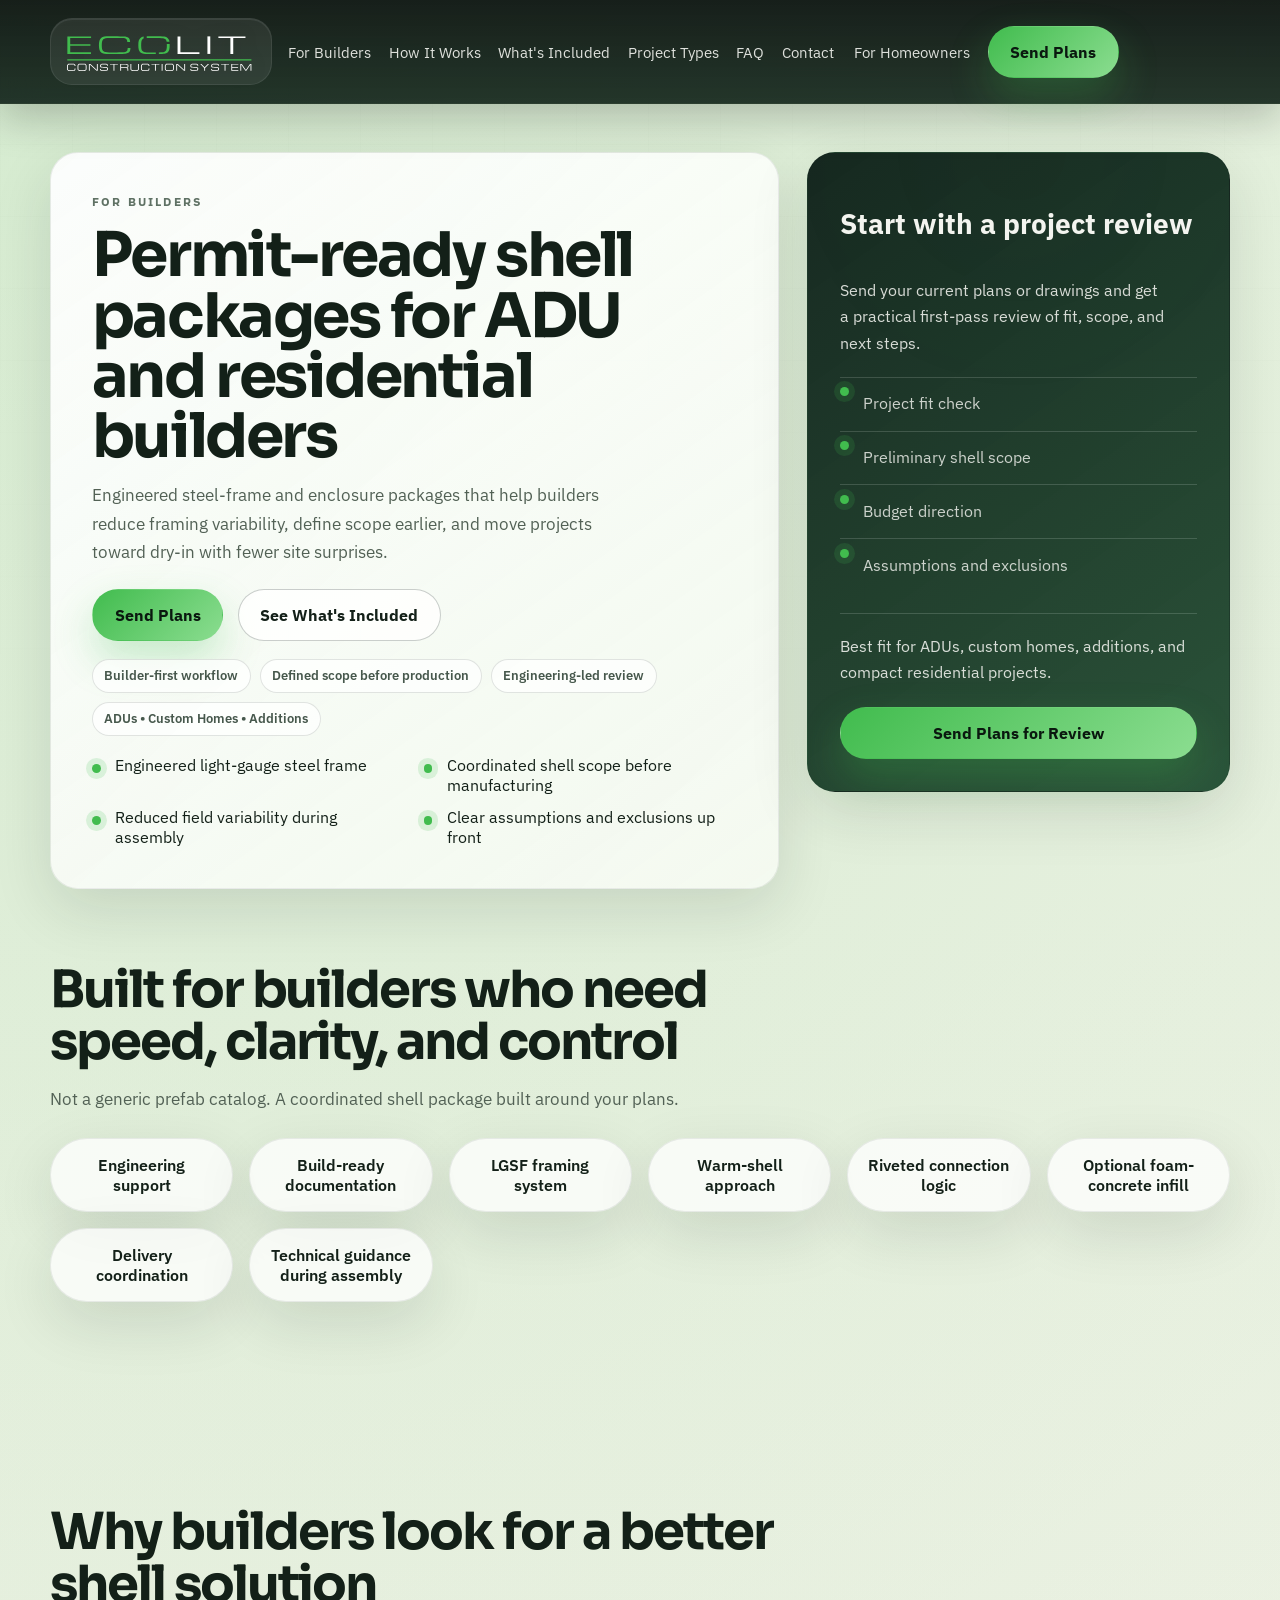
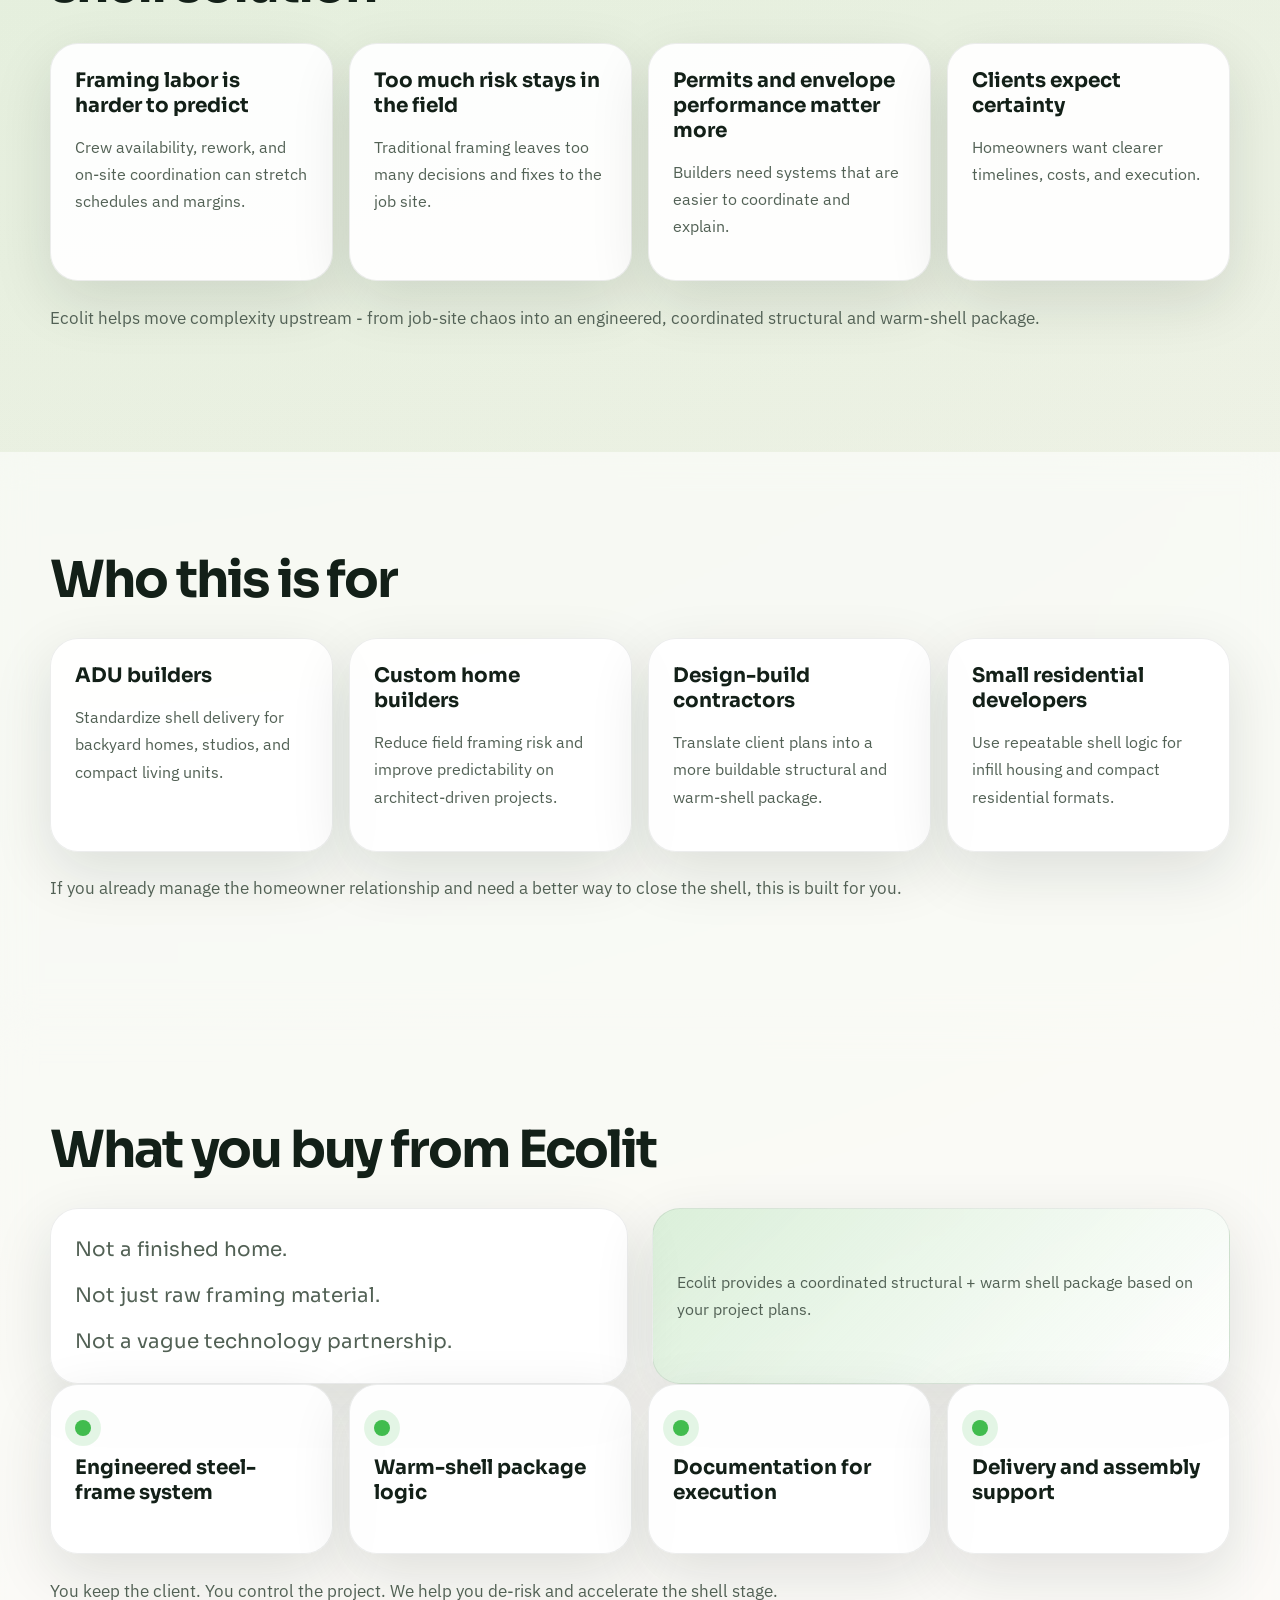
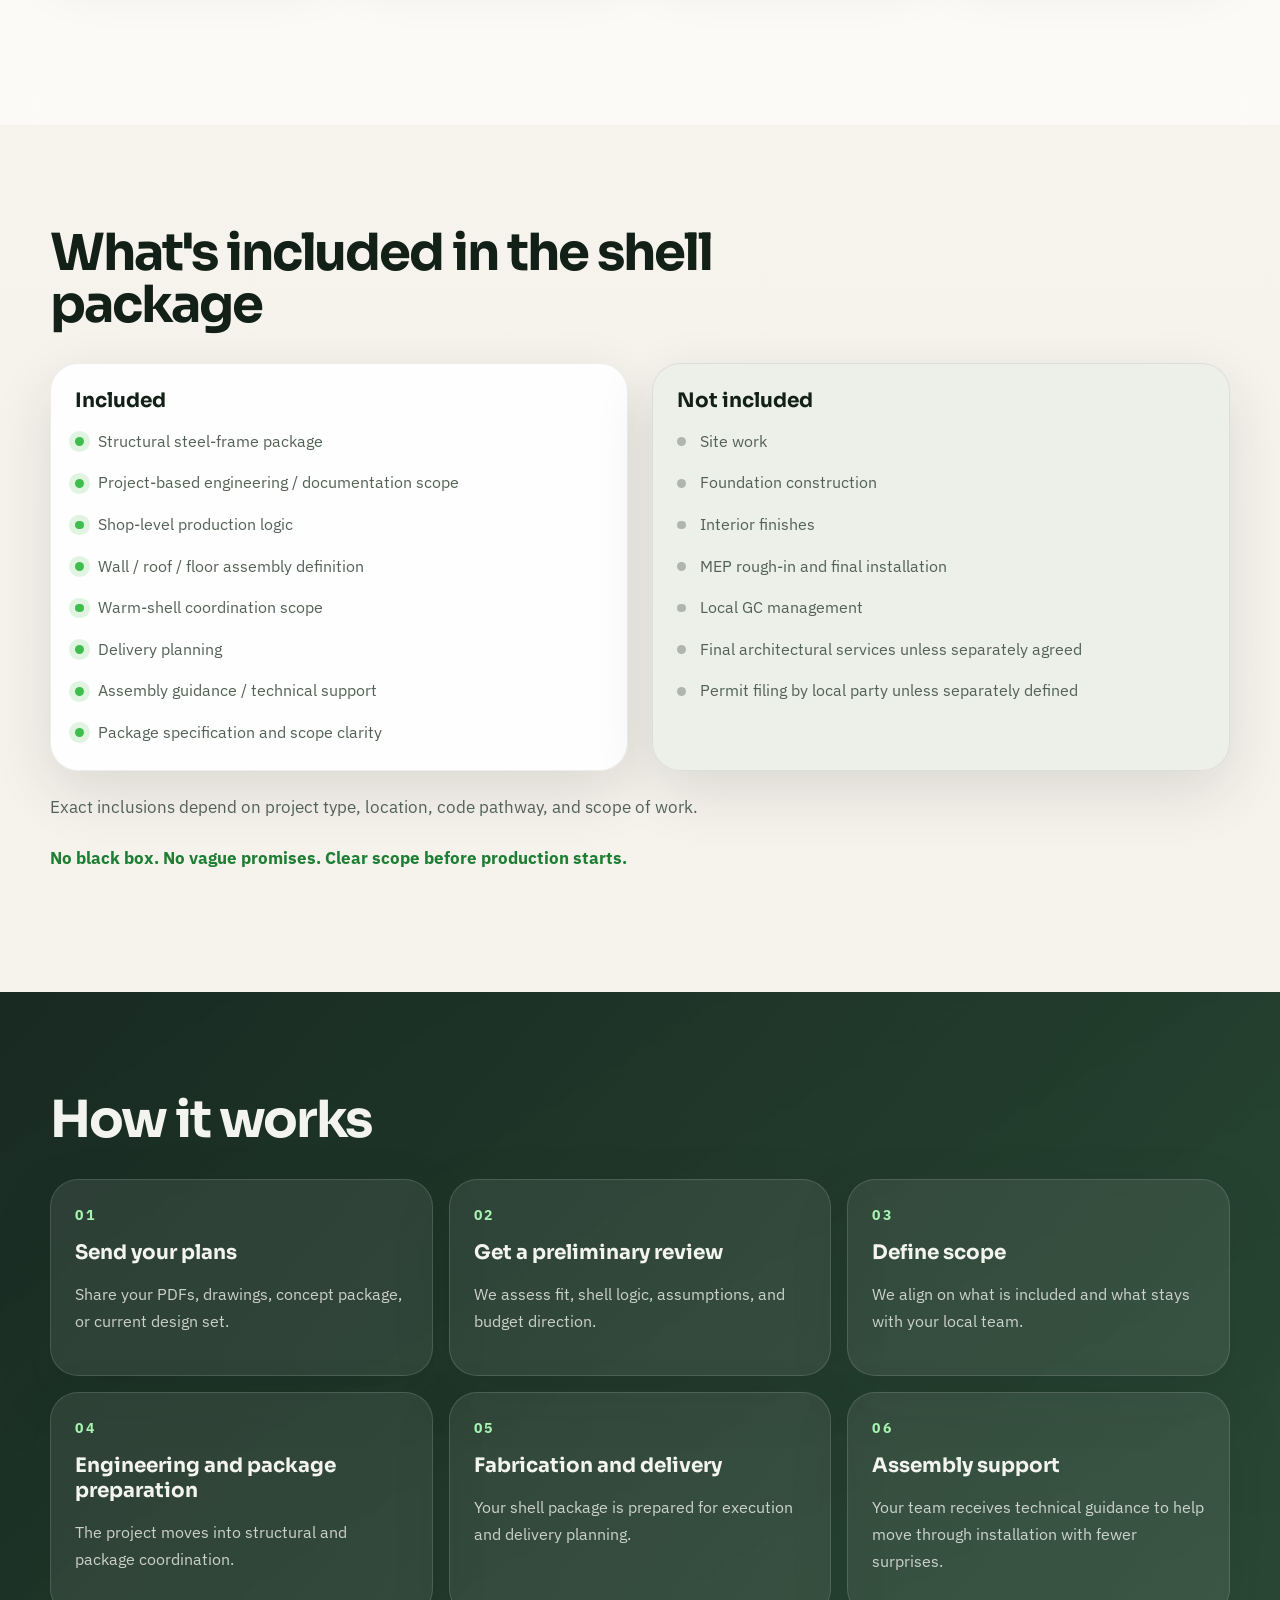
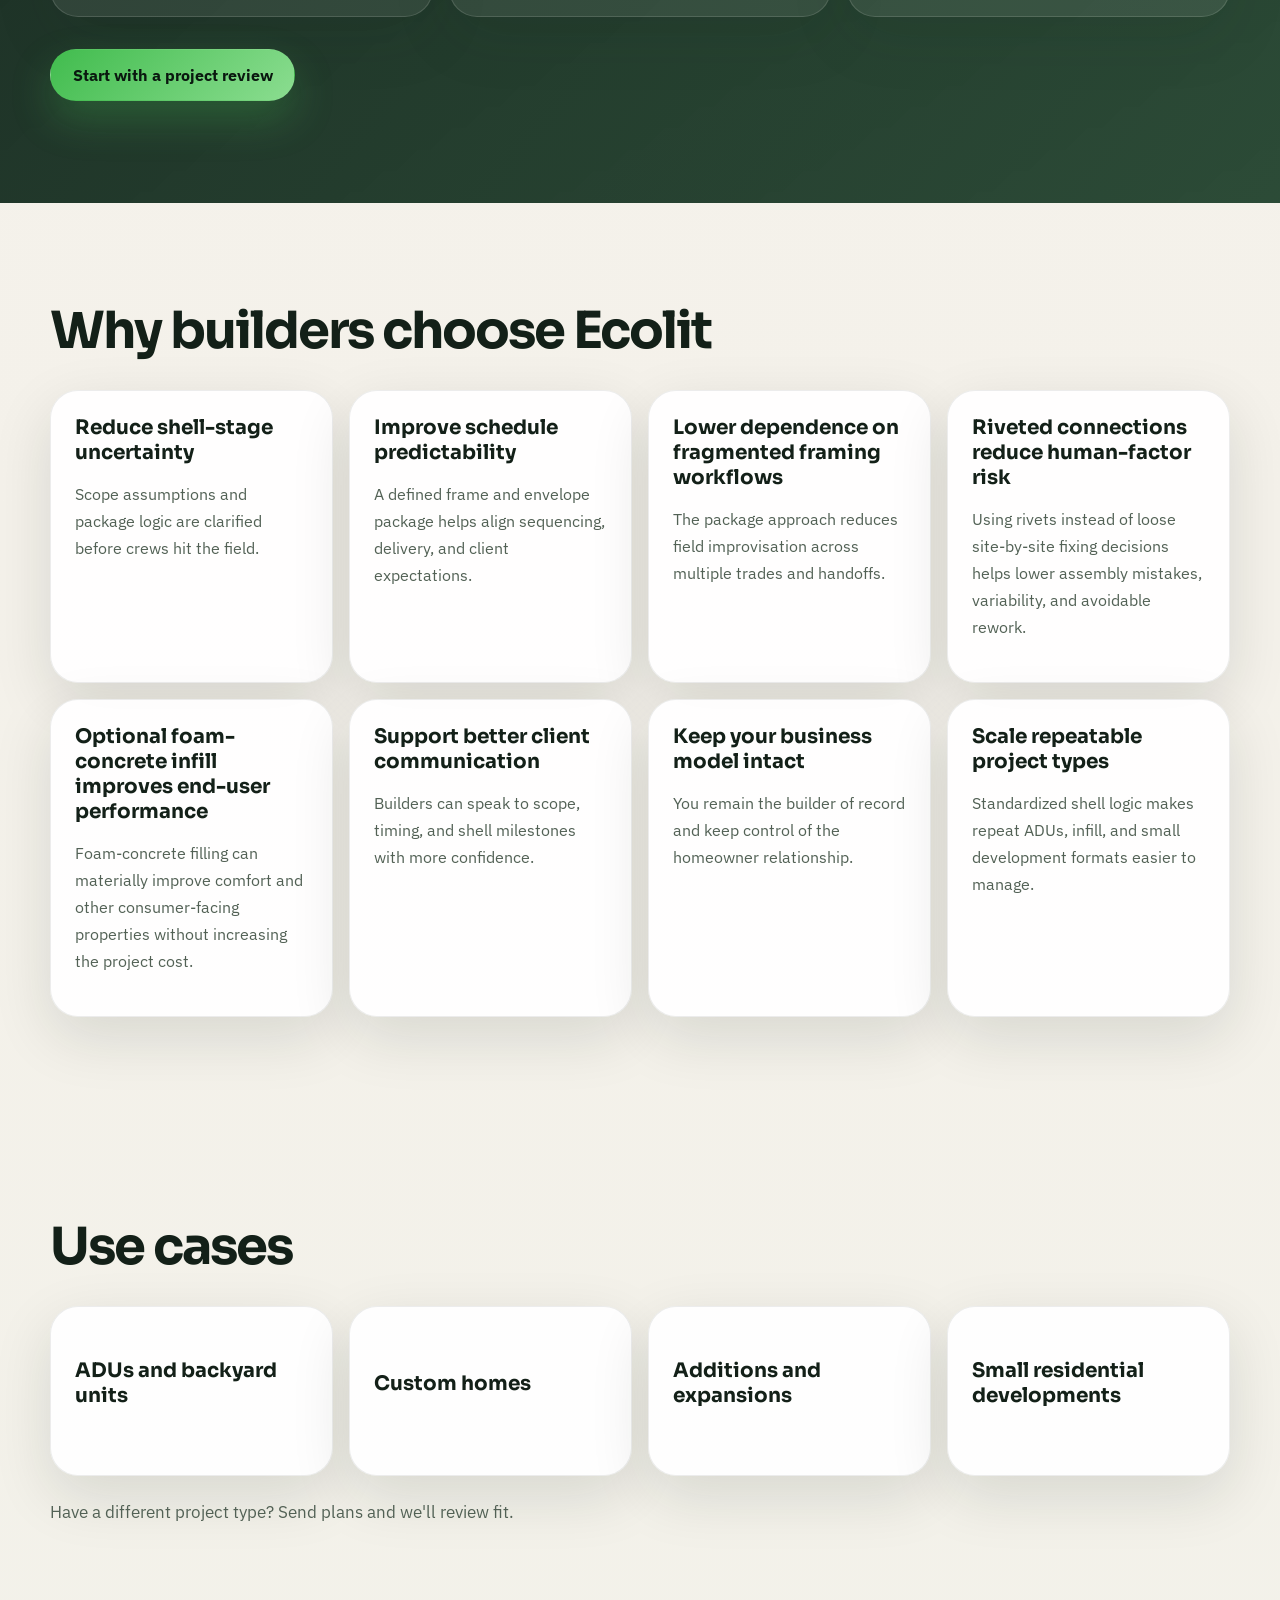
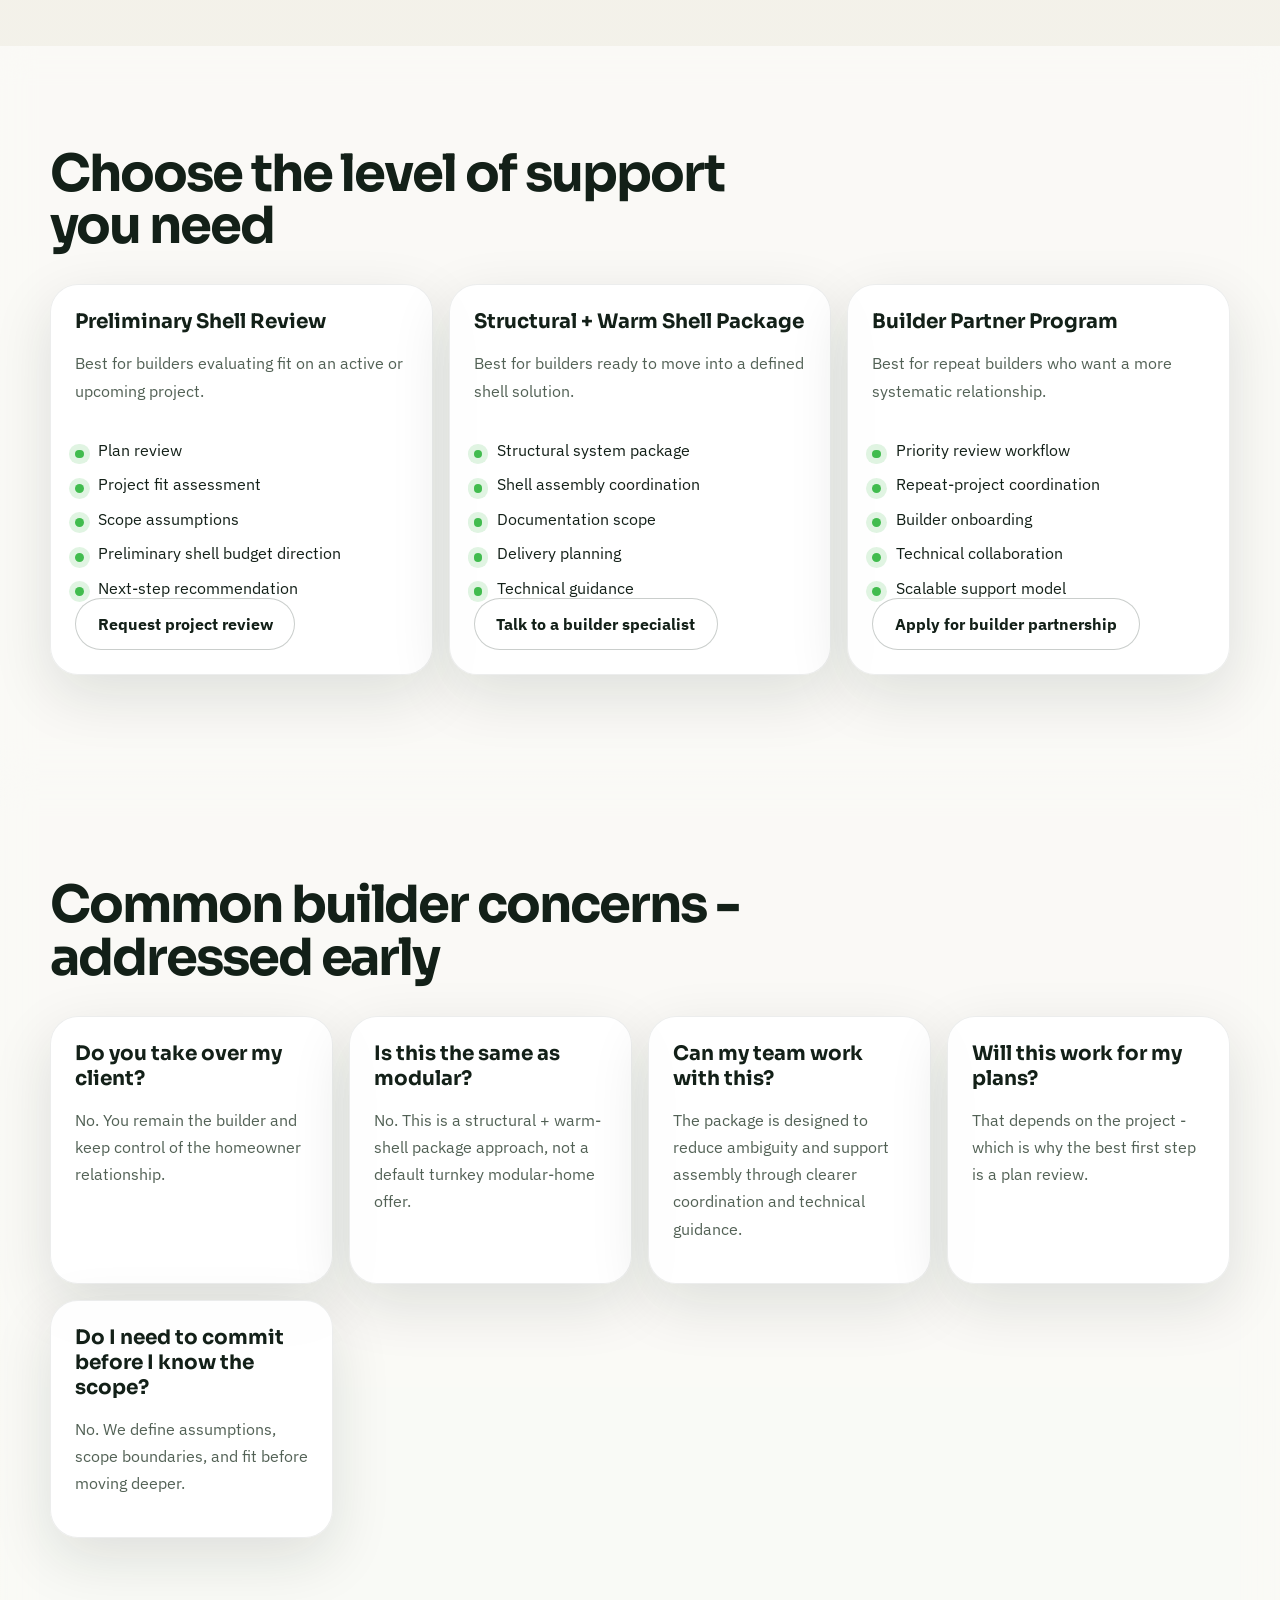
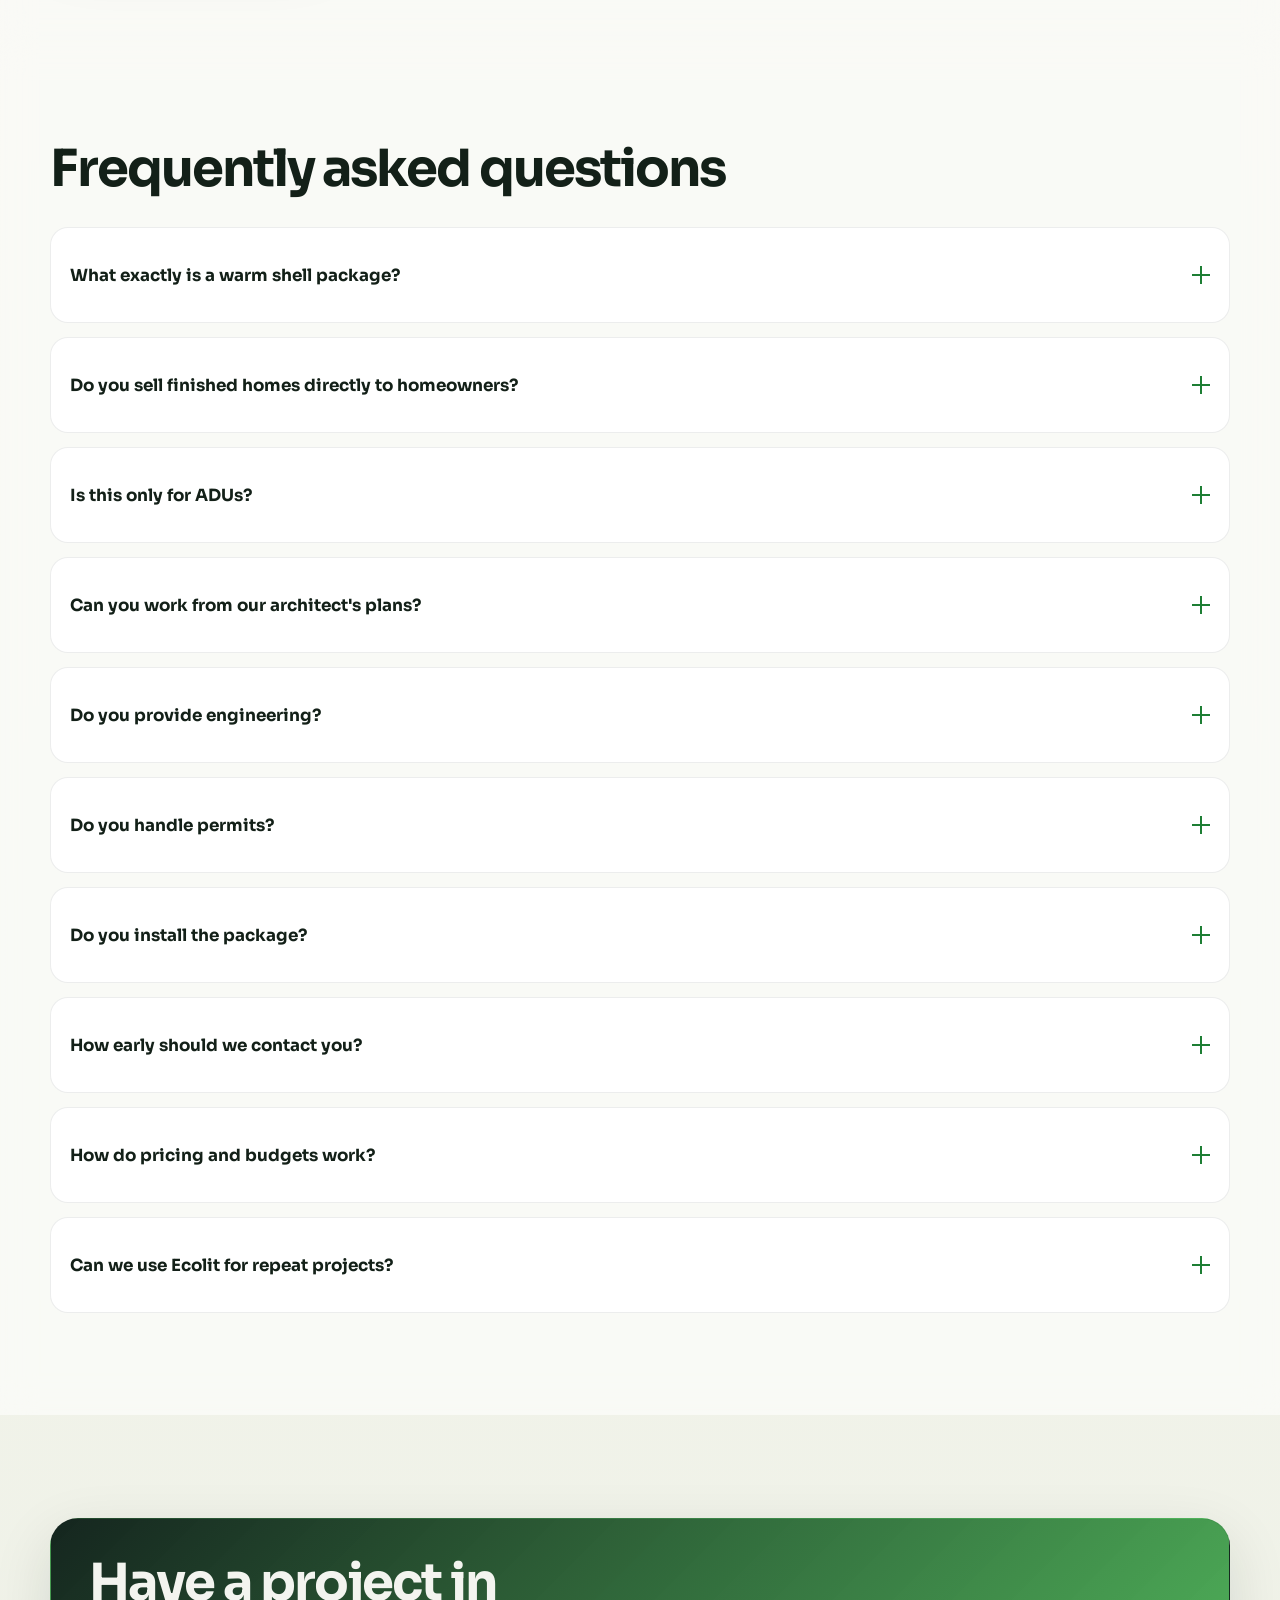
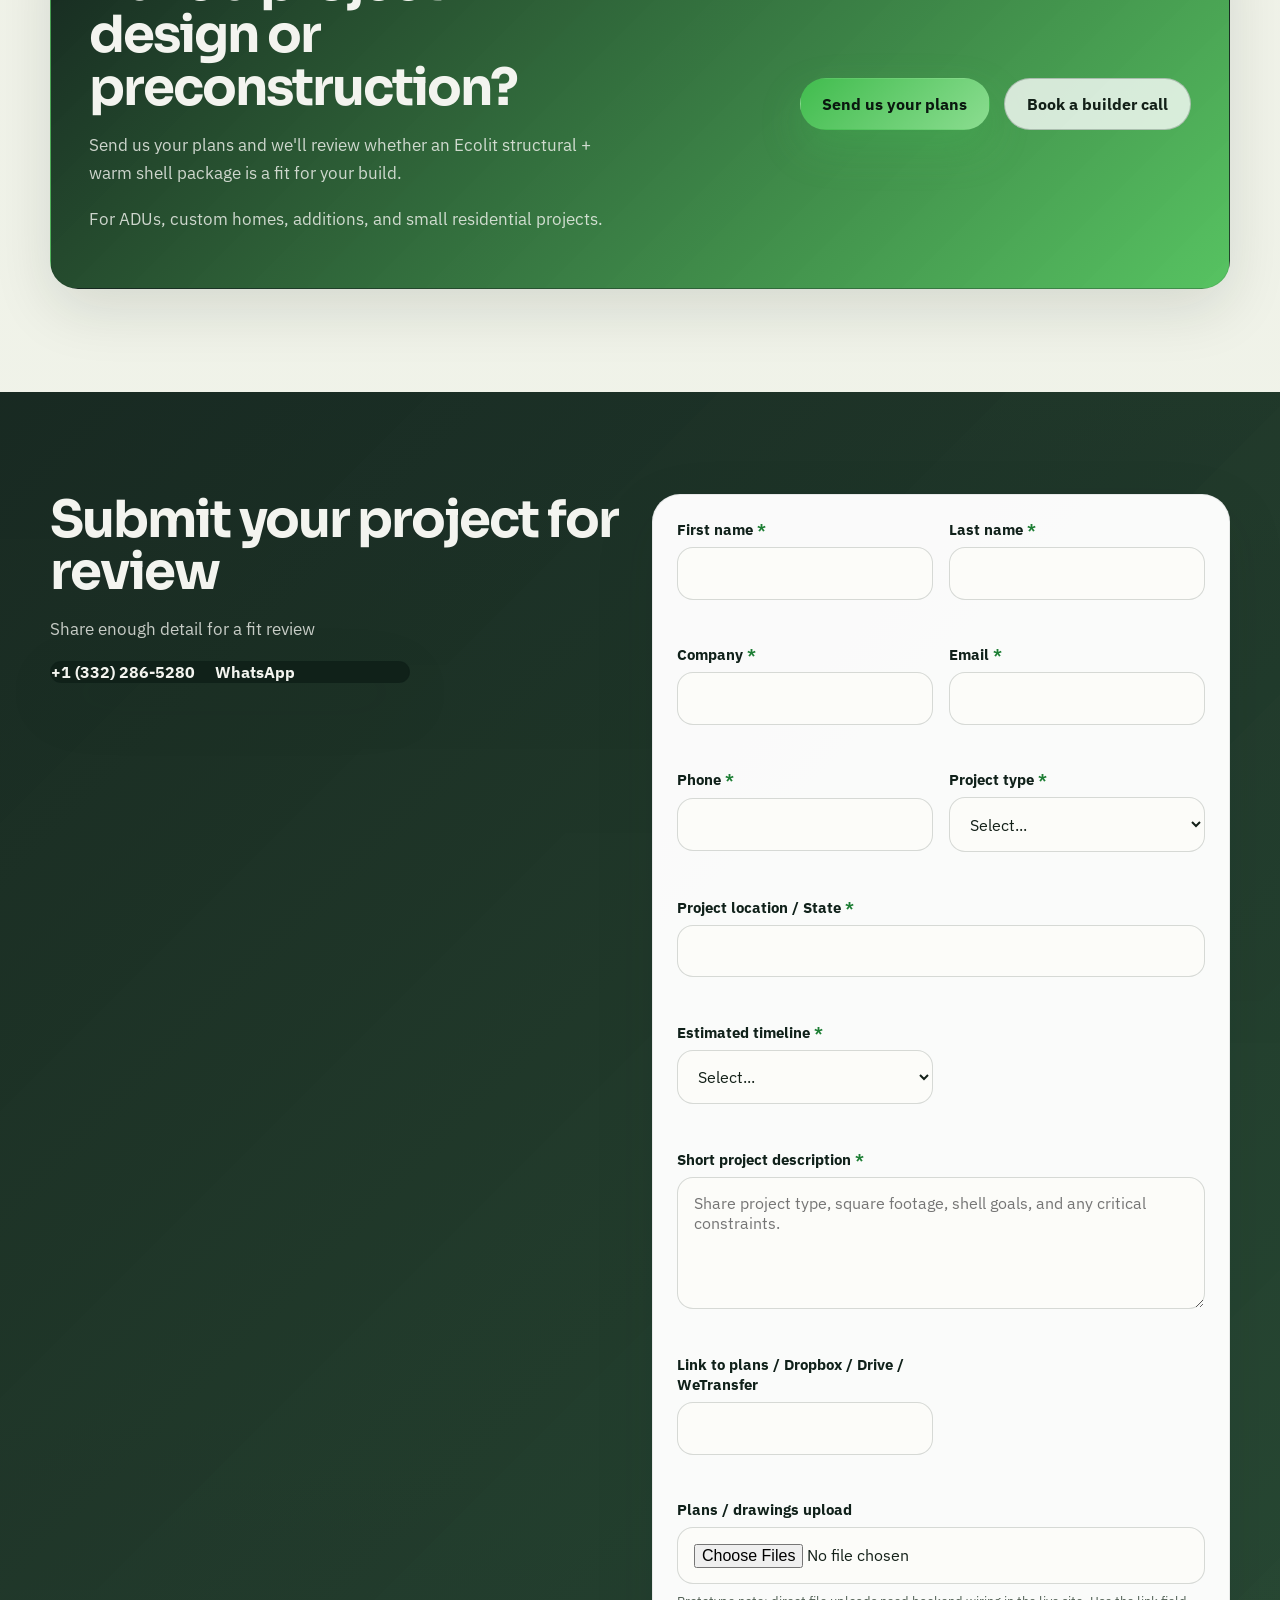
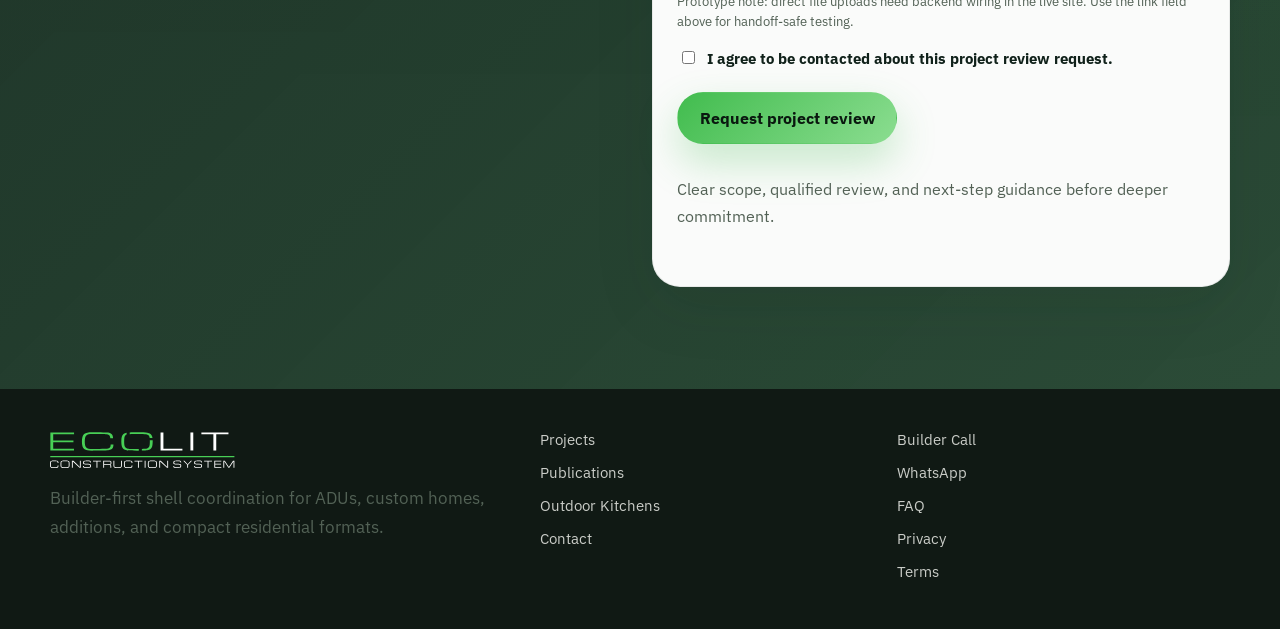
<file: index.html>
<!doctype html>
<html lang="en">
  <head>
    <meta charset="utf-8">
    <meta name="viewport" content="width=device-width, initial-scale=1">
    <title>Structural + Warm Shell Packages for Builders | Ecolit USA</title>
    <meta
      name="description"
      content="Ecolit helps residential and ADU builders close the shell faster with engineered steel-frame and warm-shell packages. Send your plans for review."
    >
    <link rel="canonical" href="https://ecolit.us/">
    <meta property="og:type" content="website">
    <meta property="og:title" content="Structural + Warm Shell Packages for Builders | Ecolit USA">
    <meta
      property="og:description"
      content="Ecolit helps residential and ADU builders close the shell faster with engineered steel-frame and warm-shell packages. Send your plans for review."
    >
    <meta property="og:url" content="https://ecolit.us/">
    <meta property="og:site_name" content="Ecolit USA">
    <meta name="twitter:card" content="summary_large_image">
    <meta name="twitter:title" content="Structural + Warm Shell Packages for Builders | Ecolit USA">
    <meta
      name="twitter:description"
      content="Ecolit helps residential and ADU builders close the shell faster with engineered steel-frame and warm-shell packages. Send your plans for review."
    >
    <link rel="icon" href="./assets/ecolit-logo.svg" type="image/svg+xml">
    <link rel="preconnect" href="https://fonts.googleapis.com">
    <link rel="preconnect" href="https://fonts.gstatic.com" crossorigin>
    <link
      href="https://fonts.googleapis.com/css2?family=IBM+Plex+Sans:wght@400;500;600;700&family=Sora:wght@500;600;700;800&display=swap"
      rel="stylesheet"
    >
    <link rel="stylesheet" href="./styles.css?v=20260313c">
  </head>
  <body>
    <a class="skip-link" href="#main-content">Skip to content</a>
    <header class="site-header" id="site-header"></header>
    <main id="main-content"></main>
    <footer class="site-footer" id="site-footer"></footer>
    <script type="module" src="./script.js?v=20260313c"></script>
  </body>
</html>
</file>
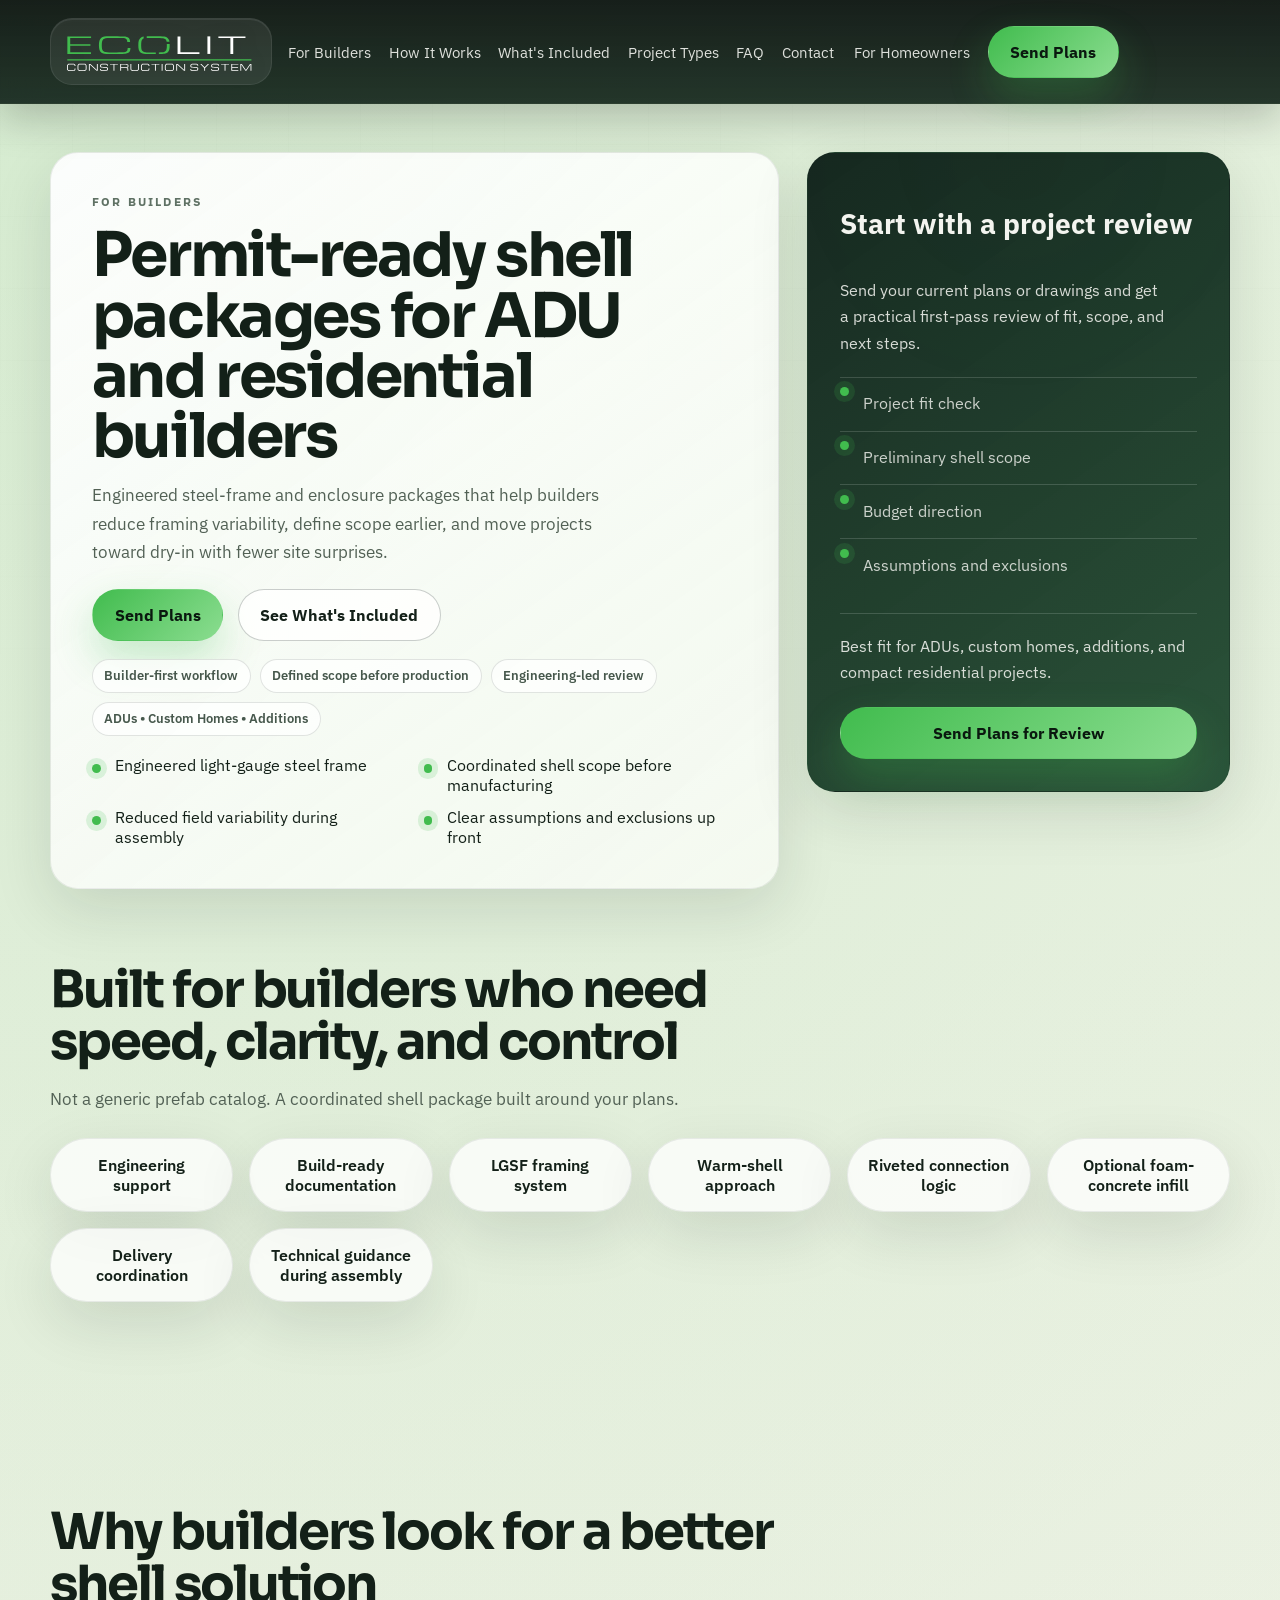
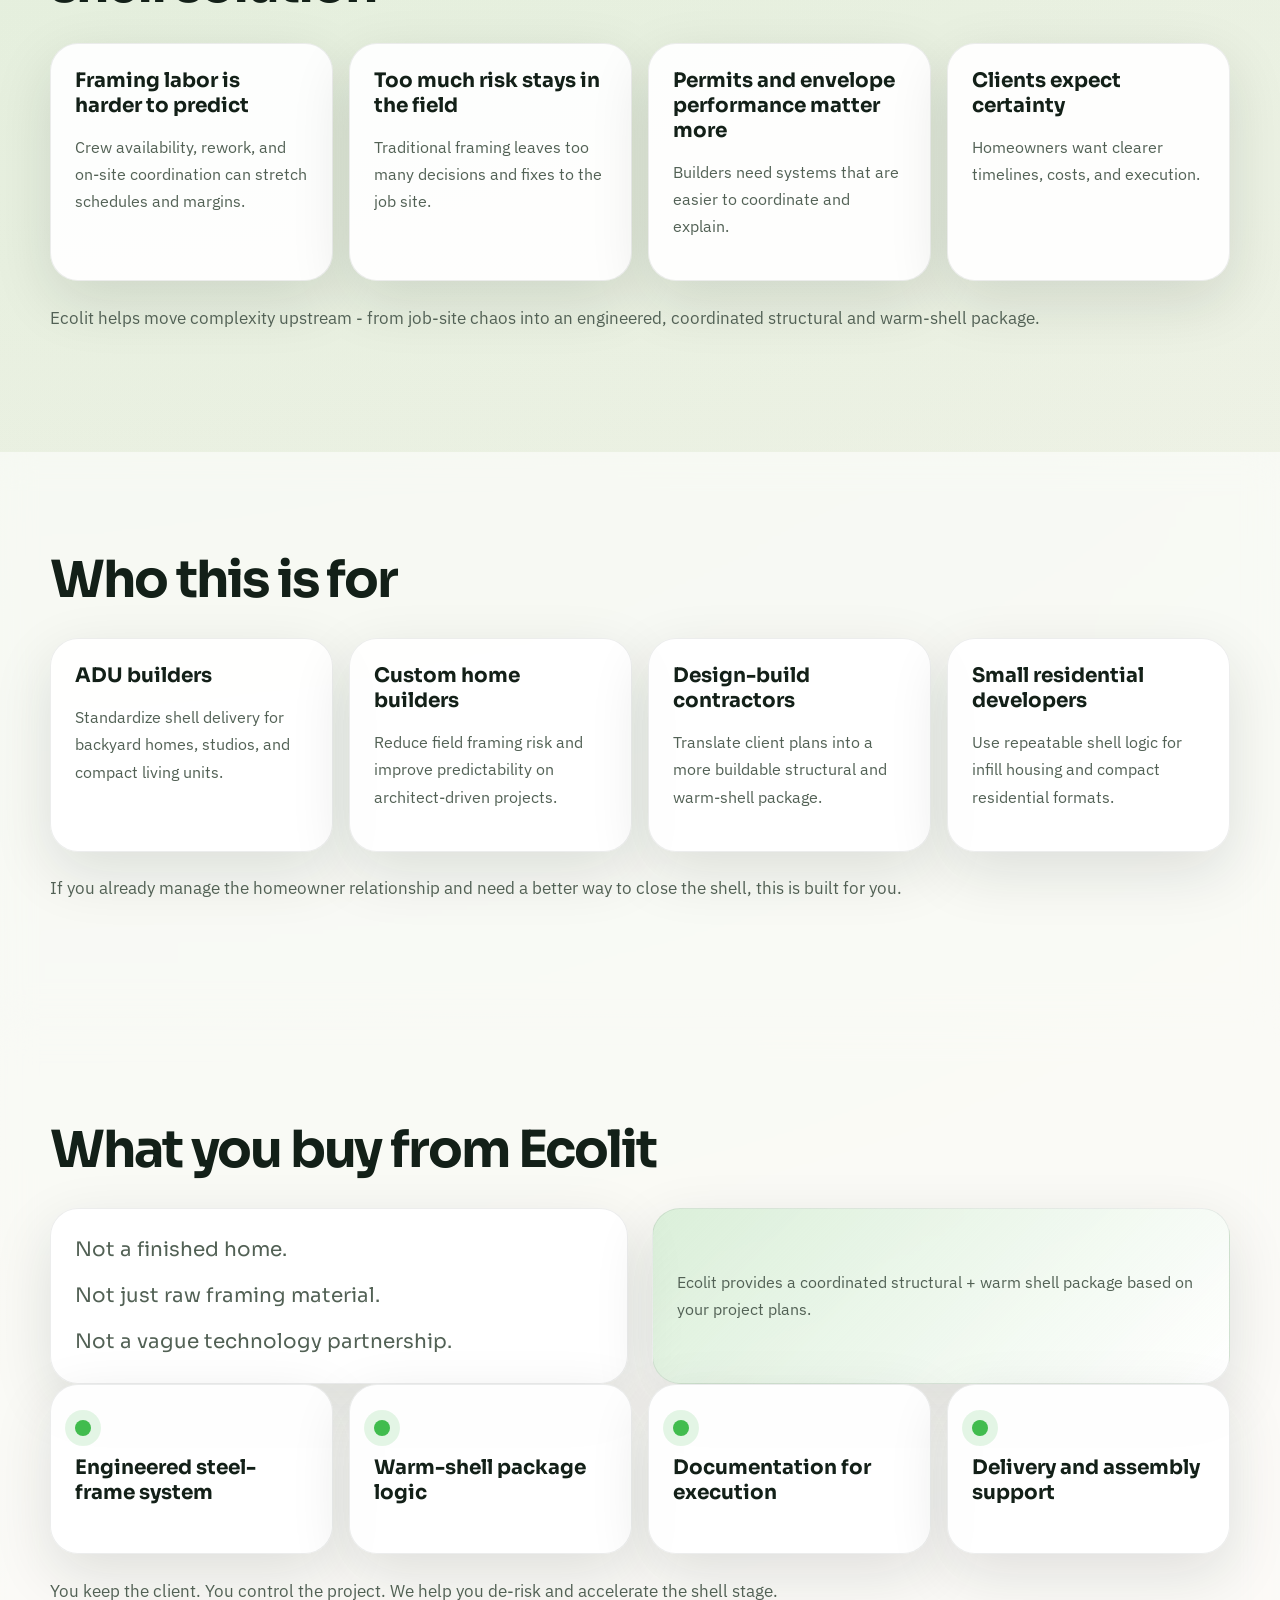
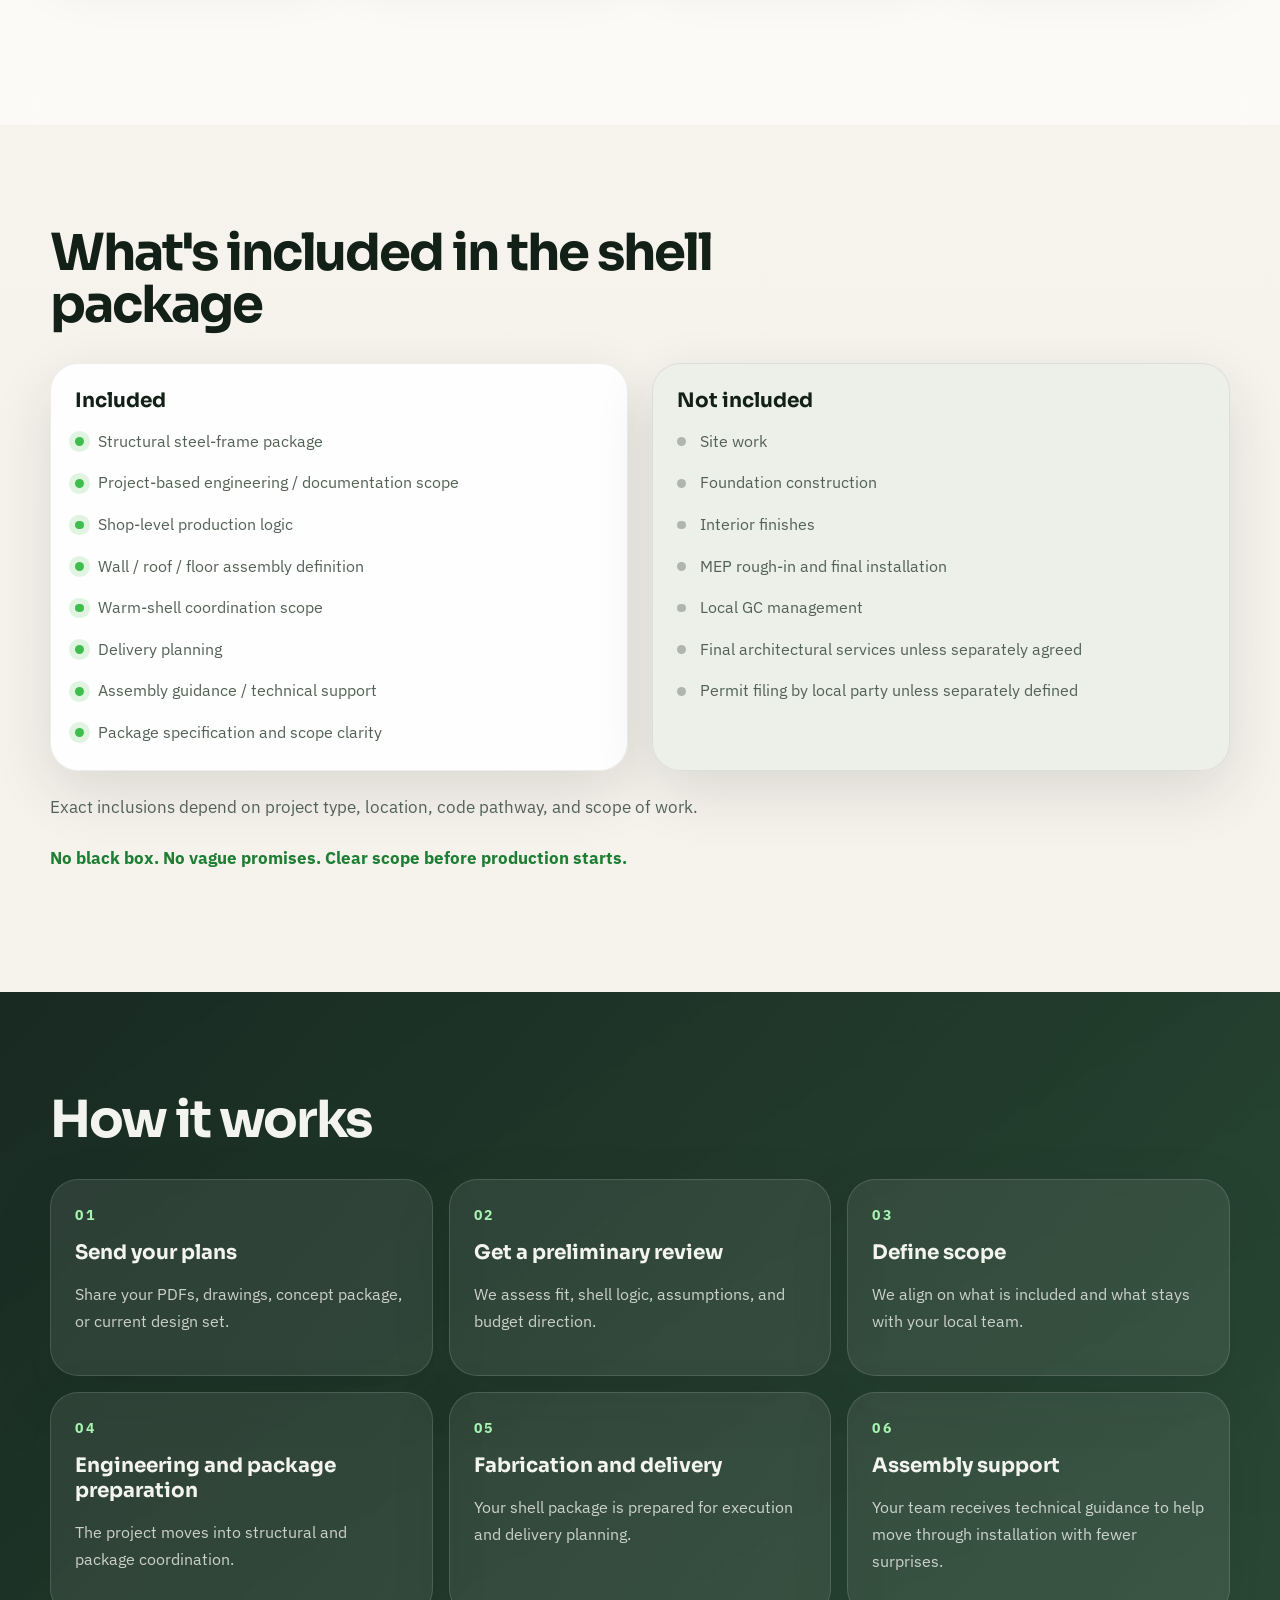
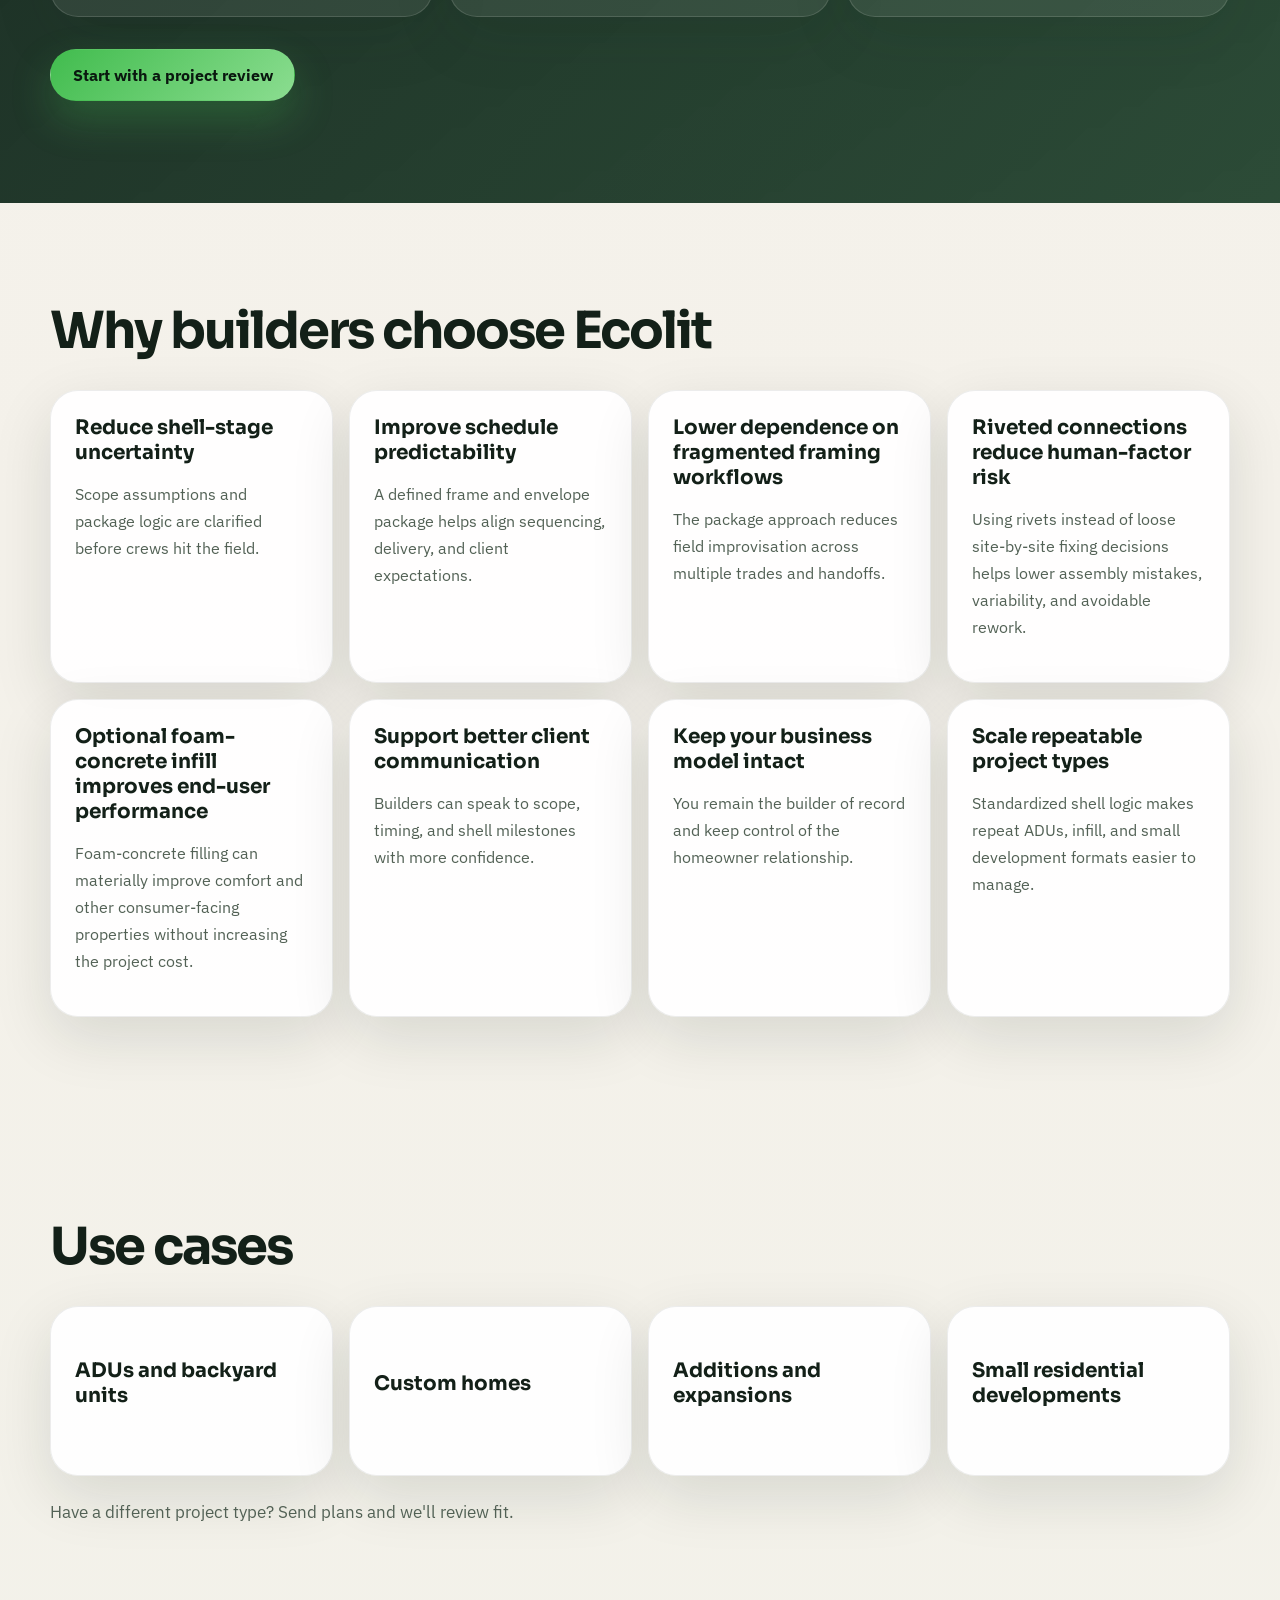
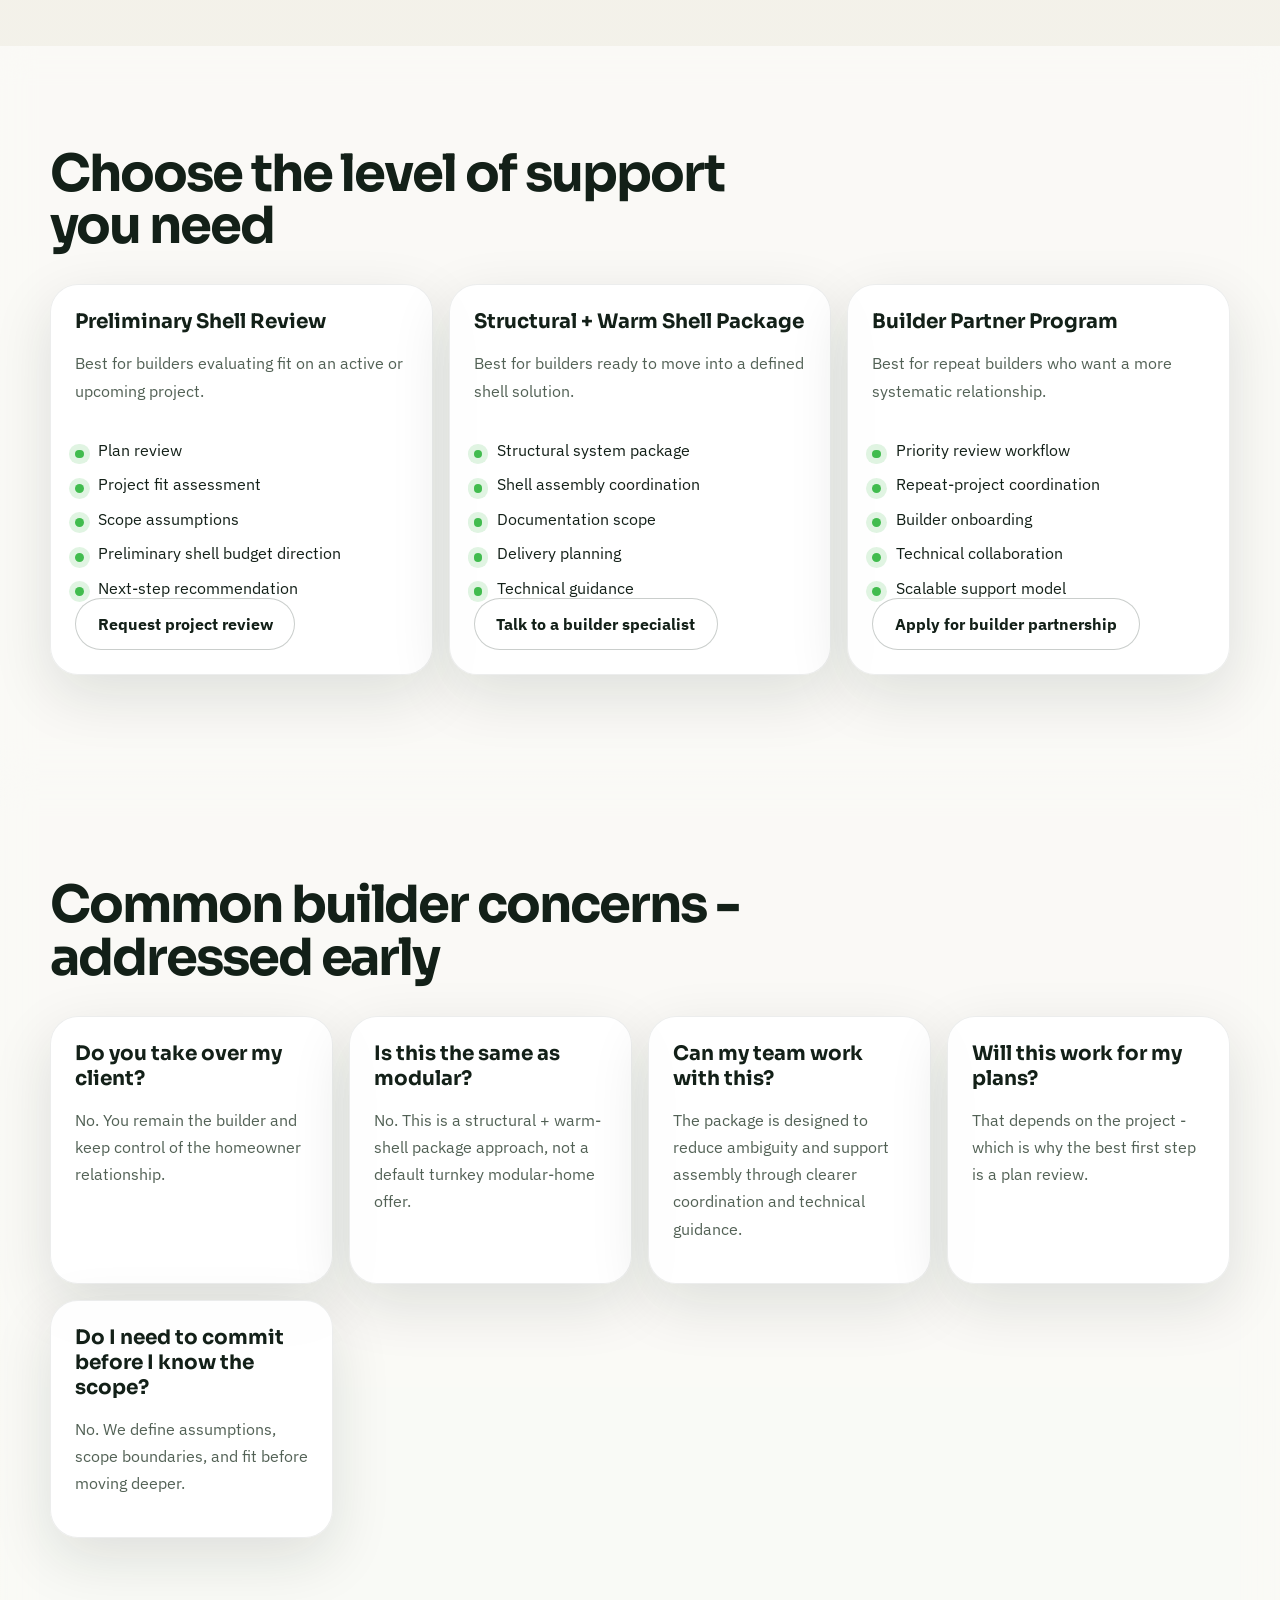
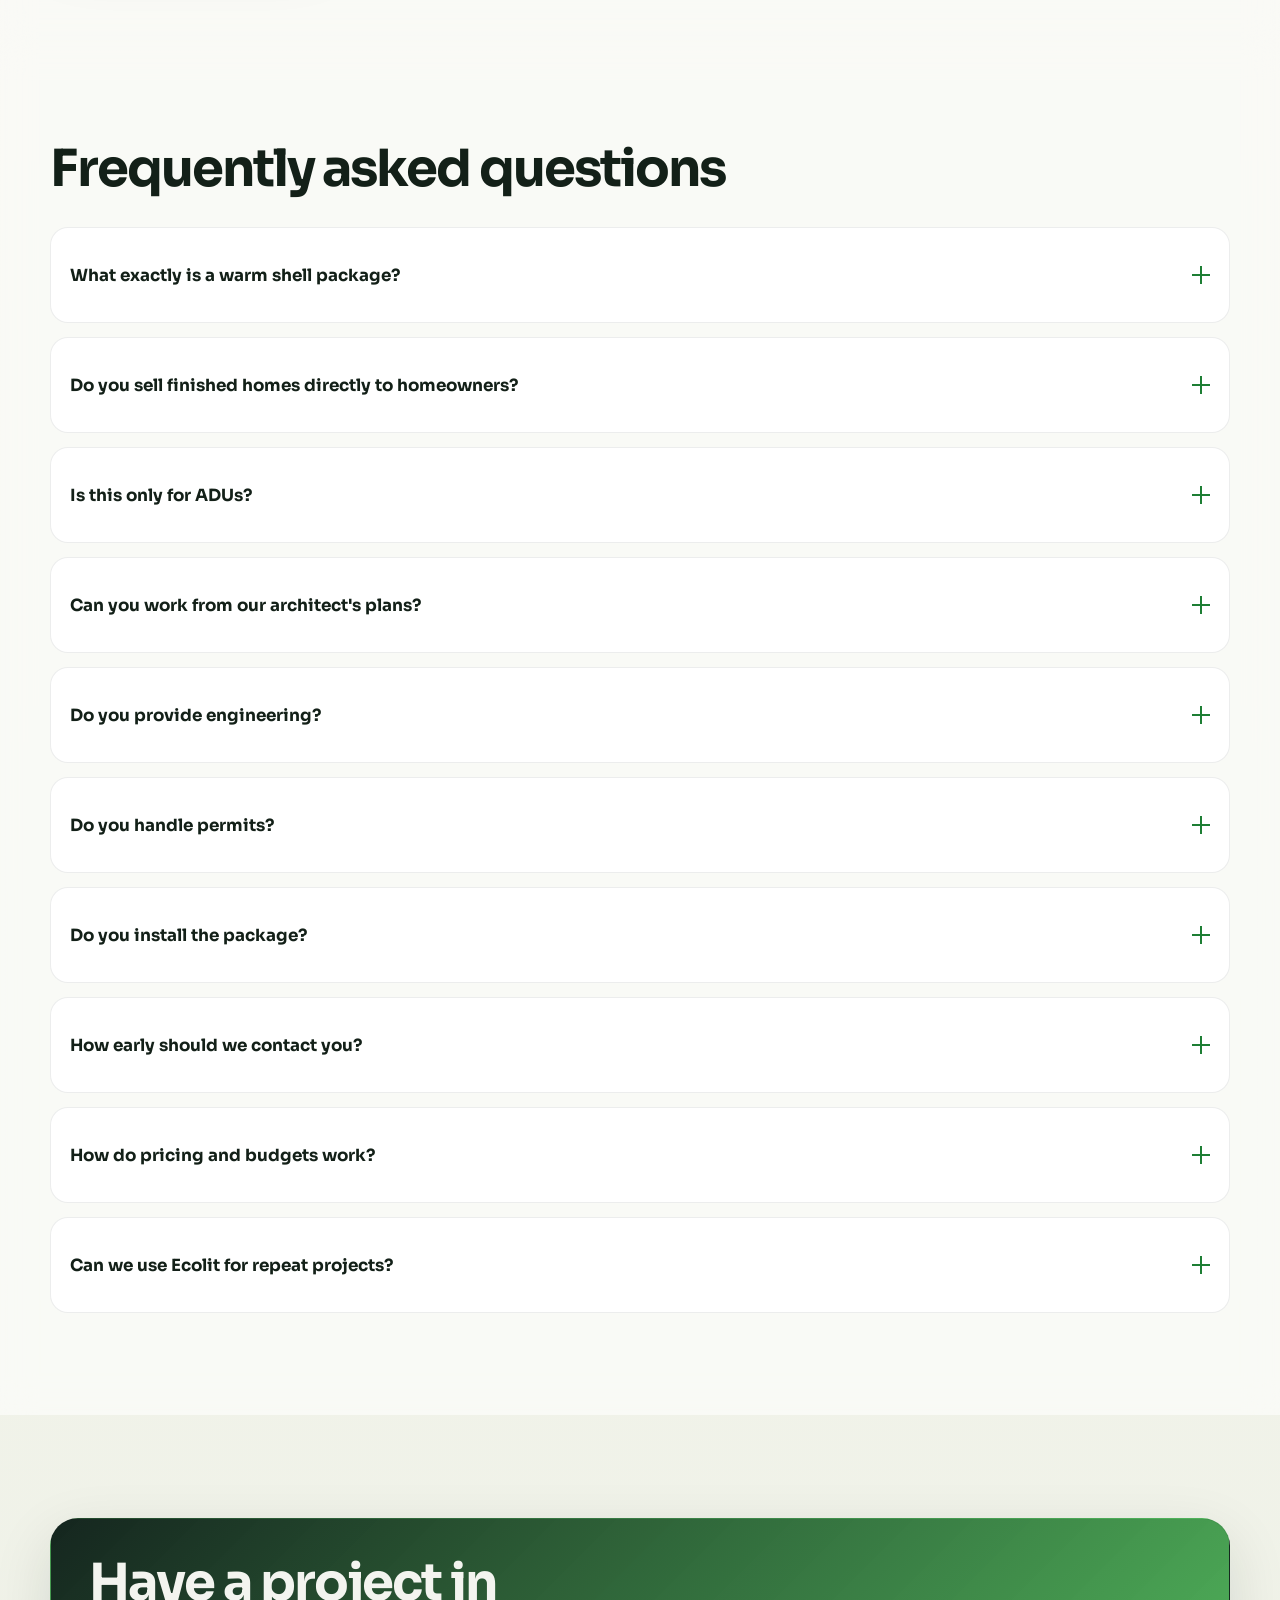
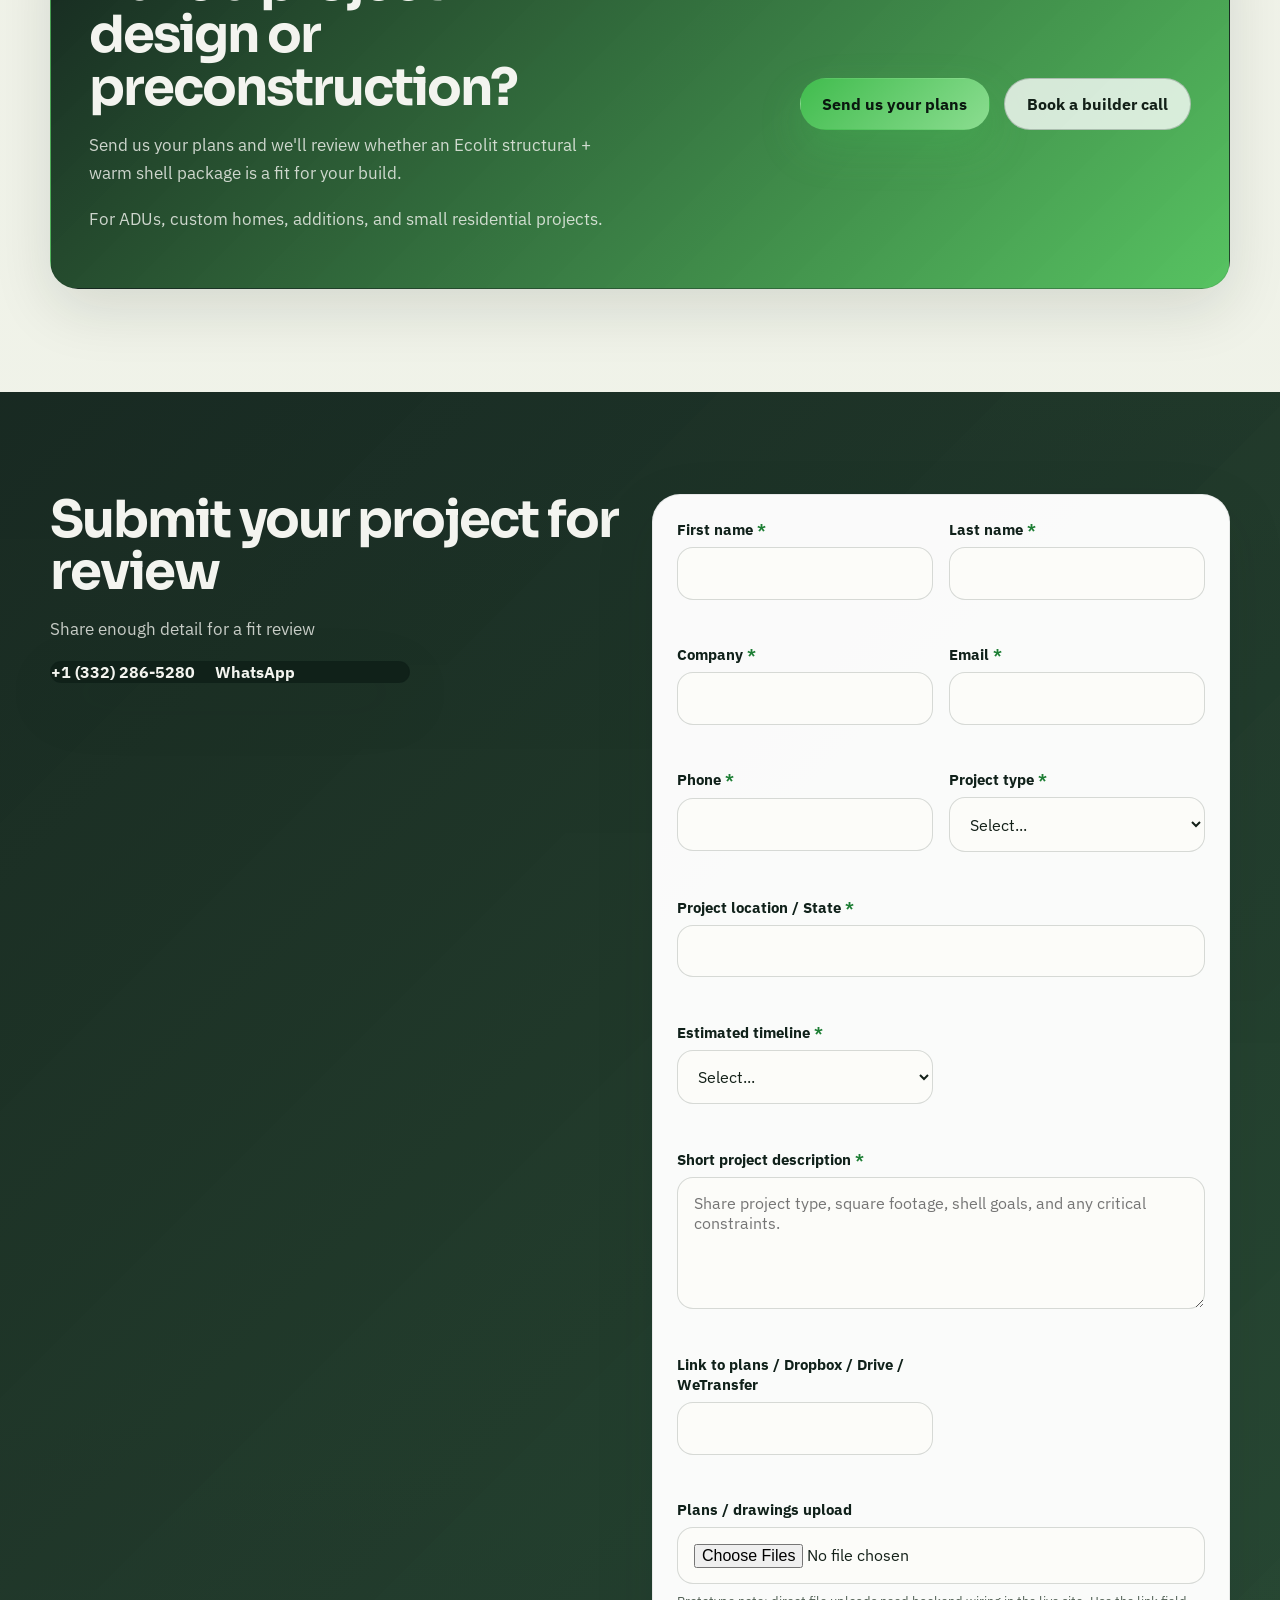
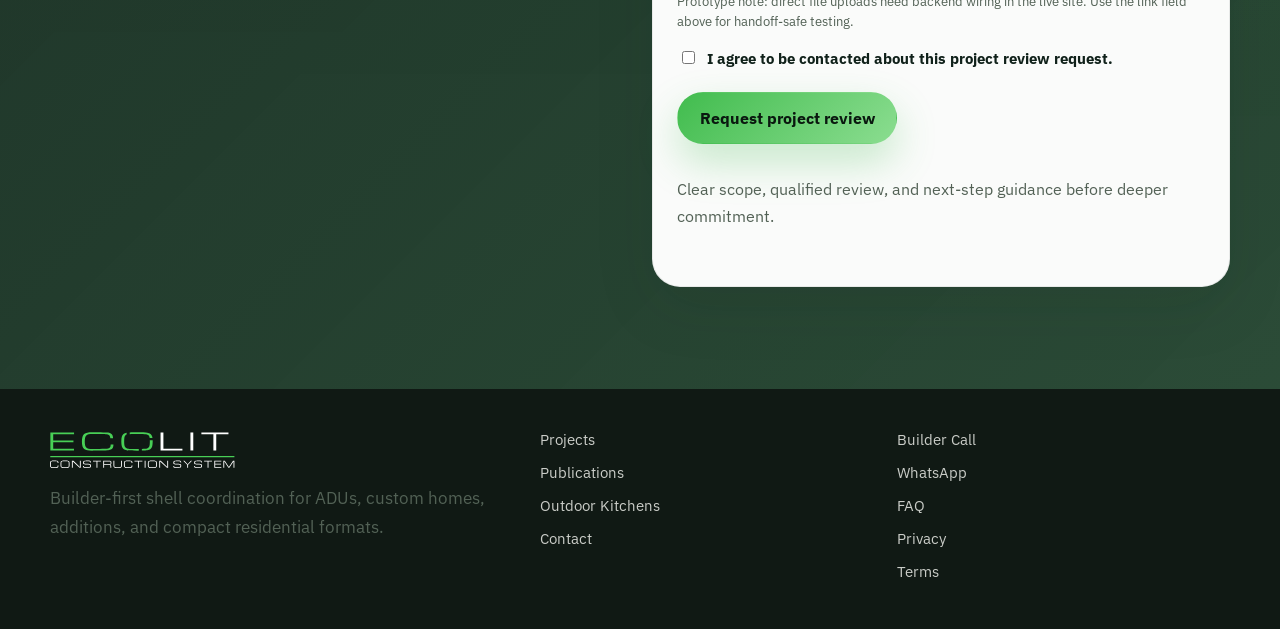
<file: builders/index.html>
<!doctype html>
<html lang="en">
  <head>
    <meta charset="utf-8">
    <meta name="viewport" content="width=device-width, initial-scale=1">
    <title>Structural + Warm Shell Packages for Builders | Ecolit USA</title>
    <meta
      name="description"
      content="Ecolit helps residential and ADU builders close the shell faster with engineered steel-frame and warm-shell packages. Send your plans for review."
    >
    <link rel="canonical" href="https://ecolit.us/builders/">
    <meta property="og:type" content="website">
    <meta property="og:title" content="Structural + Warm Shell Packages for Builders | Ecolit USA">
    <meta
      property="og:description"
      content="Ecolit helps residential and ADU builders close the shell faster with engineered steel-frame and warm-shell packages. Send your plans for review."
    >
    <meta property="og:url" content="https://ecolit.us/builders/">
    <meta property="og:site_name" content="Ecolit USA">
    <meta name="twitter:card" content="summary_large_image">
    <meta name="twitter:title" content="Structural + Warm Shell Packages for Builders | Ecolit USA">
    <meta
      name="twitter:description"
      content="Ecolit helps residential and ADU builders close the shell faster with engineered steel-frame and warm-shell packages. Send your plans for review."
    >
    <link rel="icon" href="../assets/ecolit-logo.svg" type="image/svg+xml">
    <link rel="preconnect" href="https://fonts.googleapis.com">
    <link rel="preconnect" href="https://fonts.gstatic.com" crossorigin>
    <link
      href="https://fonts.googleapis.com/css2?family=IBM+Plex+Sans:wght@400;500;600;700&family=Sora:wght@500;600;700;800&display=swap"
      rel="stylesheet"
    >
    <link rel="stylesheet" href="../styles.css?v=20260313c">
  </head>
  <body>
    <a class="skip-link" href="#main-content">Skip to content</a>
    <header class="site-header" id="site-header"></header>
    <main id="main-content"></main>
    <footer class="site-footer" id="site-footer"></footer>
    <script type="module" src="../script.js?v=20260313c"></script>
  </body>
</html>
</file>
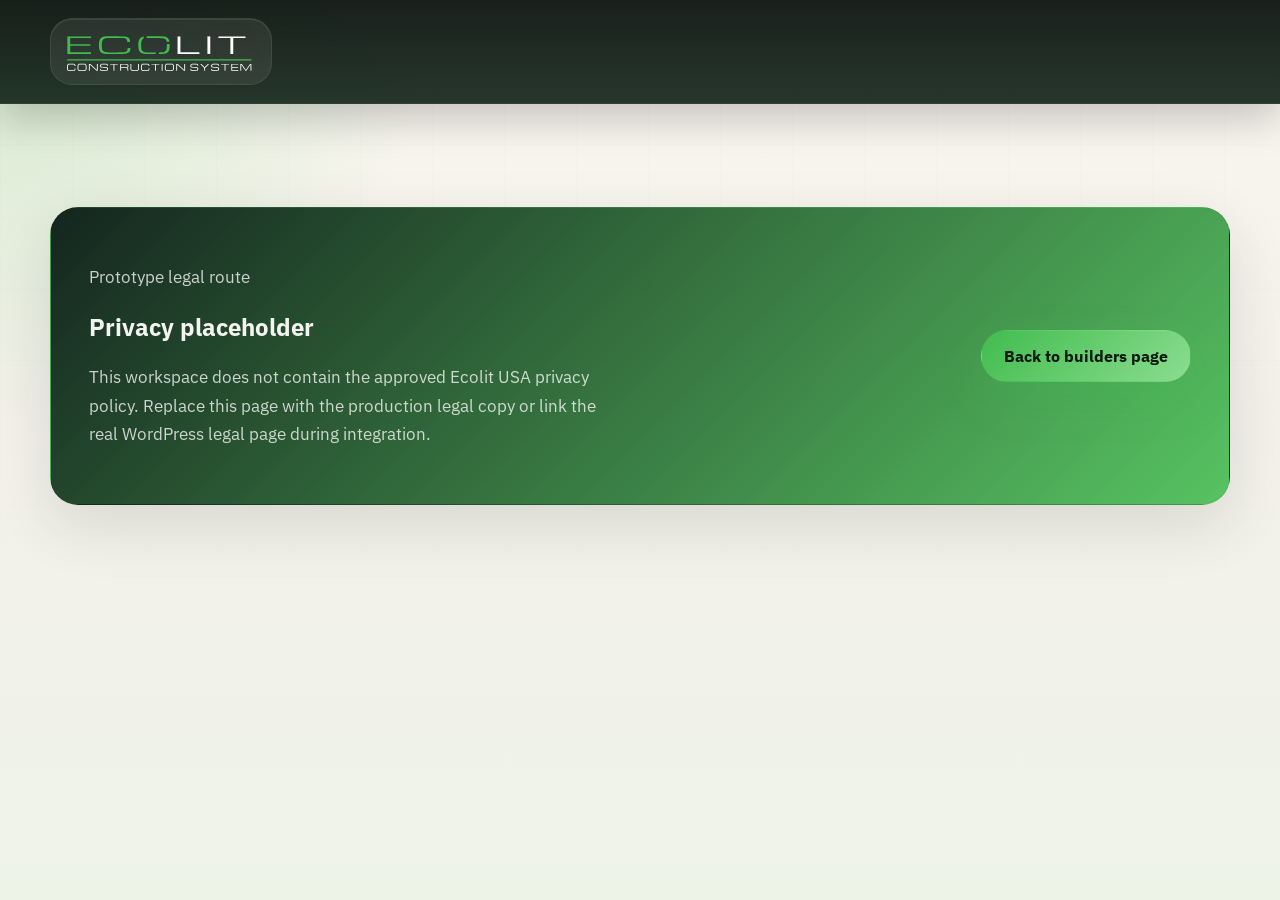
<file: privacy/index.html>
<!doctype html>
<html lang="en">
  <head>
    <meta charset="utf-8">
    <meta name="viewport" content="width=device-width, initial-scale=1">
    <title>Privacy | Ecolit USA Prototype</title>
    <meta name="description" content="Prototype privacy page placeholder for the Ecolit USA builder-first landing handoff.">
    <link rel="icon" href="../assets/ecolit-logo.svg" type="image/svg+xml">
    <link rel="preconnect" href="https://fonts.googleapis.com">
    <link rel="preconnect" href="https://fonts.gstatic.com" crossorigin>
    <link
      href="https://fonts.googleapis.com/css2?family=IBM+Plex+Sans:wght@400;500;600;700&family=Sora:wght@500;600;700;800&display=swap"
      rel="stylesheet"
    >
    <link rel="stylesheet" href="../styles.css">
  </head>
  <body>
    <a class="skip-link" href="#main-content">Skip to content</a>
    <header class="site-header">
      <div class="shell shell--header">
        <a class="brand" href="/" aria-label="Ecolit USA home">
          <img class="brand__logo" src="../assets/ecolit-logo.svg" alt="Ecolit USA">
        </a>
      </div>
    </header>
    <main id="main-content">
      <section class="section">
        <div class="shell">
          <div class="cta-band">
            <div>
              <p class="eyebrow">Prototype legal route</p>
              <h1>Privacy placeholder</h1>
              <p>This workspace does not contain the approved Ecolit USA privacy policy. Replace this page with the production legal copy or link the real WordPress legal page during integration.</p>
            </div>
            <div class="cta-band__actions">
              <a class="button button--primary" href="/">Back to builders page</a>
            </div>
          </div>
        </div>
      </section>
    </main>
  </body>
</html>
</file>
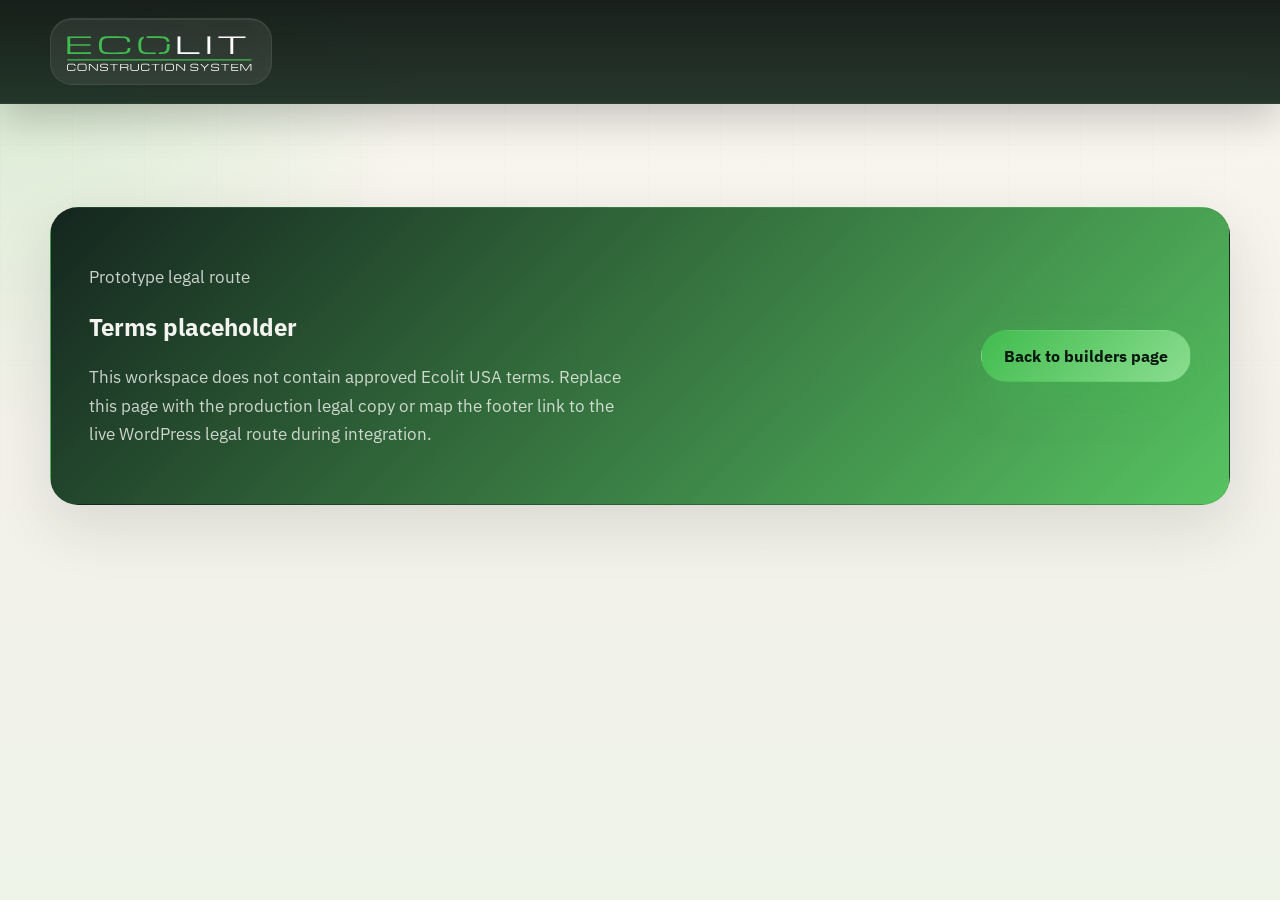
<file: terms/index.html>
<!doctype html>
<html lang="en">
  <head>
    <meta charset="utf-8">
    <meta name="viewport" content="width=device-width, initial-scale=1">
    <title>Terms | Ecolit USA Prototype</title>
    <meta name="description" content="Prototype terms page placeholder for the Ecolit USA builder-first landing handoff.">
    <link rel="icon" href="../assets/ecolit-logo.svg" type="image/svg+xml">
    <link rel="preconnect" href="https://fonts.googleapis.com">
    <link rel="preconnect" href="https://fonts.gstatic.com" crossorigin>
    <link
      href="https://fonts.googleapis.com/css2?family=IBM+Plex+Sans:wght@400;500;600;700&family=Sora:wght@500;600;700;800&display=swap"
      rel="stylesheet"
    >
    <link rel="stylesheet" href="../styles.css">
  </head>
  <body>
    <a class="skip-link" href="#main-content">Skip to content</a>
    <header class="site-header">
      <div class="shell shell--header">
        <a class="brand" href="/" aria-label="Ecolit USA home">
          <img class="brand__logo" src="../assets/ecolit-logo.svg" alt="Ecolit USA">
        </a>
      </div>
    </header>
    <main id="main-content">
      <section class="section">
        <div class="shell">
          <div class="cta-band">
            <div>
              <p class="eyebrow">Prototype legal route</p>
              <h1>Terms placeholder</h1>
              <p>This workspace does not contain approved Ecolit USA terms. Replace this page with the production legal copy or map the footer link to the live WordPress legal route during integration.</p>
            </div>
            <div class="cta-band__actions">
              <a class="button button--primary" href="/">Back to builders page</a>
            </div>
          </div>
        </div>
      </section>
    </main>
  </body>
</html>
</file>
<file: styles.css>
:root {
  --bg: #f4f1ea;
  --bg-strong: #10211a;
  --surface: rgba(255, 255, 255, 0.92);
  --surface-strong: #ffffff;
  --surface-muted: #e5ecdf;
  --line: rgba(16, 33, 26, 0.12);
  --line-strong: rgba(16, 33, 26, 0.22);
  --text: #132018;
  --text-muted: #526155;
  --text-inverse: #f3f4ef;
  --accent: #41bc4e;
  --accent-dark: #1d7e34;
  --accent-soft: rgba(65, 188, 78, 0.14);
  --shadow: 0 20px 60px rgba(19, 32, 24, 0.12);
  --radius: 28px;
  --radius-small: 18px;
  --shell: min(1180px, calc(100vw - 32px));
  --section-space: clamp(4rem, 8vw, 7rem);
  --font-display: "Sora", "Segoe UI", sans-serif;
  --font-body: "IBM Plex Sans", "Segoe UI", sans-serif;
}

*,
*::before,
*::after {
  box-sizing: border-box;
}

html {
  scroll-behavior: smooth;
}

body {
  margin: 0;
  font-family: var(--font-body);
  color: var(--text);
  background:
    radial-gradient(circle at top left, rgba(65, 188, 78, 0.2), transparent 28%),
    linear-gradient(180deg, #faf7f0 0%, var(--bg) 45%, #eef3e8 100%);
  min-height: 100vh;
}

body::before {
  content: "";
  position: fixed;
  inset: 0;
  background-image:
    linear-gradient(rgba(16, 33, 26, 0.03) 1px, transparent 1px),
    linear-gradient(90deg, rgba(16, 33, 26, 0.03) 1px, transparent 1px);
  background-size: 72px 72px;
  pointer-events: none;
  mask-image: linear-gradient(180deg, rgba(0, 0, 0, 0.35), transparent 88%);
  z-index: -1;
}

img {
  max-width: 100%;
  display: block;
}

a {
  color: inherit;
}

button,
input,
select,
textarea {
  font: inherit;
}

a:focus-visible,
button:focus-visible,
input:focus-visible,
select:focus-visible,
textarea:focus-visible {
  outline: 3px solid rgba(65, 188, 78, 0.65);
  outline-offset: 3px;
}

.skip-link {
  position: absolute;
  left: 16px;
  top: 8px;
  transform: translateY(-200%);
  padding: 0.75rem 1rem;
  background: var(--bg-strong);
  color: var(--text-inverse);
  border-radius: 999px;
  z-index: 100;
}

.skip-link:focus {
  transform: translateY(0);
}

.shell {
  width: var(--shell);
  margin: 0 auto;
}

.section {
  padding: var(--section-space) 0;
}

.section--tight {
  padding-top: 1.5rem;
}

.section--contrast {
  background: rgba(255, 255, 255, 0.58);
  backdrop-filter: blur(16px);
}

.section--gradient {
  background:
    linear-gradient(135deg, rgba(16, 33, 26, 0.96), rgba(26, 61, 39, 0.92)),
    linear-gradient(180deg, rgba(65, 188, 78, 0.15), transparent);
  color: var(--text-inverse);
}

.section-heading {
  max-width: 760px;
  margin-bottom: 2rem;
}

.section-heading--compact {
  margin-bottom: 1.5rem;
}

.section-heading h2,
.hero h1,
.cta-band h2 {
  font-family: var(--font-display);
  letter-spacing: -0.04em;
  line-height: 1.02;
  margin: 0;
}

.hero h1 {
  font-size: clamp(2.25rem, 4.8vw, 4rem);
  line-height: 0.98;
  max-width: 11.8ch;
  text-wrap: balance;
}

.section-heading h2,
.cta-band h2 {
  font-size: clamp(2rem, 4vw, 3.5rem);
}

.section-heading p,
.hero__body,
.section-note,
.section-trust,
.cta-band p,
.footer__brand p {
  color: var(--text-muted);
  font-size: 1.05rem;
  line-height: 1.7;
}

.section--gradient .section-heading p,
.section--gradient .section-note,
.section--gradient .cta-band p {
  color: rgba(243, 244, 239, 0.8);
}

.site-header {
  position: sticky;
  top: 0;
  z-index: 20;
  padding: 18px 0;
  backdrop-filter: blur(18px);
  background:
    linear-gradient(180deg, rgba(10, 18, 14, 0.94), rgba(15, 33, 23, 0.9));
  border-bottom: 1px solid rgba(168, 244, 178, 0.14);
  box-shadow: 0 14px 40px rgba(8, 14, 10, 0.22);
}

.shell--header {
  display: grid;
  grid-template-columns: auto auto 1fr;
  gap: 1rem;
  align-items: center;
}

.brand {
  display: inline-flex;
  align-items: center;
  padding: 0.85rem 1rem;
  border-radius: 22px;
  background: rgba(255, 255, 255, 0.08);
  border: 1px solid rgba(255, 255, 255, 0.08);
  box-shadow: inset 0 1px 0 rgba(255, 255, 255, 0.08);
}

.brand__logo {
  width: 188px;
  height: auto;
  filter: drop-shadow(0 2px 8px rgba(0, 0, 0, 0.25));
}

.site-nav {
  display: flex;
  align-items: center;
  justify-content: space-between;
  gap: 1.25rem;
}

.site-nav__links,
.site-nav__actions {
  display: flex;
  align-items: center;
  gap: 1.1rem;
}

.site-nav__link,
.site-nav__secondary {
  text-decoration: none;
  color: rgba(243, 244, 239, 0.9);
  font-size: 0.96rem;
}

.footer__links a {
  text-decoration: none;
  color: var(--text);
  font-size: 0.96rem;
}

.site-nav__link:hover,
.site-nav__secondary:hover,
.footer__links a:hover {
  color: #a8f4b2;
}

.menu-toggle {
  display: none;
  width: 48px;
  height: 48px;
  border-radius: 14px;
  border: 1px solid rgba(255, 255, 255, 0.14);
  background: rgba(255, 255, 255, 0.08);
  padding: 0;
}

.menu-toggle span {
  display: block;
  width: 18px;
  height: 2px;
  margin: 6px auto;
  background: var(--text-inverse);
}

.button {
  display: inline-flex;
  align-items: center;
  justify-content: center;
  gap: 0.5rem;
  min-height: 52px;
  border-radius: 999px;
  padding: 0.85rem 1.35rem;
  text-decoration: none;
  font-weight: 700;
  border: 1px solid transparent;
  transition:
    transform 180ms ease,
    border-color 180ms ease,
    background 180ms ease,
    color 180ms ease;
}

.button:hover {
  transform: translateY(-1px);
}

.button--primary {
  background: linear-gradient(135deg, var(--accent), #8bdd90);
  color: #0a180f;
  box-shadow: 0 18px 40px rgba(65, 188, 78, 0.28);
}

.button--primary:hover {
  box-shadow: 0 22px 44px rgba(65, 188, 78, 0.34);
}

.button--secondary {
  border-color: var(--line-strong);
  background: rgba(255, 255, 255, 0.78);
  color: var(--text);
}

.button--secondary:hover {
  border-color: rgba(16, 33, 26, 0.24);
  background: rgba(255, 255, 255, 0.94);
}

.section--gradient .button--secondary {
  border-color: rgba(243, 244, 239, 0.22);
  background: rgba(255, 255, 255, 0.08);
  color: var(--text-inverse);
}

.section--gradient .button--secondary:hover {
  border-color: rgba(243, 244, 239, 0.34);
  background: rgba(255, 255, 255, 0.14);
}

.hero {
  padding-top: clamp(1.75rem, 3.8vw, 3rem);
  padding-bottom: clamp(1.9rem, 4vw, 3.2rem);
}

.hero__grid,
.form-layout,
.scope-grid,
.statement-grid,
.cta-band {
  display: grid;
  gap: 1.5rem;
}

.hero__grid {
  grid-template-columns: minmax(0, 1.55fr) minmax(320px, 0.9fr);
  gap: 1.75rem;
  align-items: start;
}

.hero__content {
  display: flex;
  flex-direction: column;
  align-items: flex-start;
  padding: clamp(1.8rem, 3.2vw, 2.85rem);
  border-radius: var(--radius);
  background:
    linear-gradient(145deg, rgba(255, 255, 255, 0.94), rgba(247, 251, 244, 0.84)),
    linear-gradient(135deg, rgba(65, 188, 78, 0.1), transparent);
  box-shadow: var(--shadow);
  border: 1px solid rgba(16, 33, 26, 0.08);
}

.hero__eyebrow {
  margin: 0 0 1rem;
  color: #5f7164;
  font-size: 0.76rem;
  font-weight: 700;
  letter-spacing: 0.18em;
  text-transform: uppercase;
}

.hero__body {
  max-width: 54ch;
  margin: 0.95rem 0 0;
  font-size: 1.05rem;
  line-height: 1.68;
  text-wrap: pretty;
}

.hero__actions {
  display: flex;
  flex-wrap: wrap;
  gap: 0.9rem;
  align-items: center;
  margin-top: 1.45rem;
}

.hero__actions .button {
  white-space: nowrap;
}

.hero__proof-strip,
.hero__bullet-list {
  list-style: none;
  padding: 0;
  margin: 0;
}

.hero__proof-strip {
  display: flex;
  flex-wrap: wrap;
  gap: 0.55rem;
  margin-top: 1.1rem;
  max-width: 58rem;
}

.hero__proof-pill {
  padding: 0.46rem 0.72rem;
  border-radius: 999px;
  border: 1px solid rgba(16, 33, 26, 0.12);
  background: rgba(255, 255, 255, 0.72);
  color: #46584c;
  font-size: 0.8rem;
  font-weight: 600;
  line-height: 1.35;
}

.hero__bullet-list {
  display: grid;
  grid-template-columns: repeat(2, minmax(0, 1fr));
  gap: 0.75rem 1.15rem;
  margin-top: 1.2rem;
  width: 100%;
  max-width: 48rem;
}

.hero__bullet-list li,
.hero__review-list li,
.scope-list li {
  position: relative;
  padding-left: 1.45rem;
}

.hero__bullet-list li::before,
.hero__review-list li::before,
.scope-list li::before {
  content: "";
  position: absolute;
  left: 0;
  top: 0.6em;
  width: 0.55rem;
  height: 0.55rem;
  border-radius: 999px;
  background: var(--accent);
  box-shadow: 0 0 0 6px rgba(65, 188, 78, 0.16);
}

.hero__panel,
.card,
.package-card,
.scope-card,
.contact-card,
.lead-form,
.statement-card,
.cta-band,
.pill,
.step-card {
  border-radius: var(--radius);
  border: 1px solid rgba(16, 33, 26, 0.08);
  background: var(--surface);
  box-shadow: var(--shadow);
}

.hero__panel {
  display: flex;
  flex-direction: column;
  padding: clamp(1.6rem, 2.6vw, 2rem);
  background:
    linear-gradient(145deg, rgba(16, 33, 26, 0.97), rgba(28, 72, 45, 0.93)),
    radial-gradient(circle at top, rgba(65, 188, 78, 0.3), transparent 40%);
  color: var(--text-inverse);
}

.hero__panel h2,
.contact-card a {
  color: var(--text-inverse);
}

.hero__panel h2 {
  font-size: clamp(1.55rem, 2.2vw, 1.95rem);
  line-height: 1.08;
  text-wrap: balance;
}

.hero__panel-intro,
.hero__panel-note {
  color: rgba(243, 244, 239, 0.88);
  line-height: 1.65;
  text-wrap: pretty;
}

.hero__panel-intro {
  margin: 0.9rem 0 0;
}

.hero__review-list {
  list-style: none;
  padding: 0;
  margin: 1.3rem 0 0;
  display: grid;
  gap: 0;
}

.hero__review-list li {
  padding-top: 0.85rem;
  padding-bottom: 0.85rem;
  border-top: 1px solid rgba(243, 244, 239, 0.16);
}

.hero__panel li {
  color: rgba(243, 244, 239, 0.82);
  line-height: 1.6;
}

.hero__panel-note {
  margin: 1.3rem 0 0;
  padding-top: 1.2rem;
  border-top: 1px solid rgba(243, 244, 239, 0.16);
}

.hero__panel-cta {
  width: 100%;
  margin-top: 1.35rem;
}

.pill-grid,
.card-grid,
.feature-grid,
.list-card-grid,
.package-grid {
  display: grid;
  gap: 1rem;
}

.pill-grid {
  grid-template-columns: repeat(6, minmax(0, 1fr));
}

.pill {
  padding: 1rem 1.1rem;
  border-radius: 999px;
  text-align: center;
  font-weight: 600;
  background: rgba(255, 255, 255, 0.75);
}

.card-grid,
.feature-grid,
.list-card-grid {
  grid-template-columns: repeat(4, minmax(0, 1fr));
}

.card,
.package-card,
.scope-card,
.statement-card,
.lead-form {
  padding: 1.5rem;
}

.card h3,
.package-card h3,
.scope-card h3,
.step-card h3,
.faq-trigger,
.statement-card__line {
  font-family: var(--font-display);
}

.card h3,
.package-card h3,
.scope-card h3,
.step-card h3 {
  margin: 0 0 0.9rem;
  font-size: 1.25rem;
}

.card p,
.package-card p,
.scope-card li,
.step-card p,
.faq-panel p,
.lead-form p,
.statement-card p {
  line-height: 1.7;
  color: var(--text-muted);
}

.statement-grid,
.scope-grid,
.form-layout,
.cta-band {
  grid-template-columns: repeat(2, minmax(0, 1fr));
}

.statement-card--stacked {
  display: grid;
  gap: 0.75rem;
}

.statement-card__line {
  margin: 0;
  font-size: 1.25rem;
}

.statement-card--highlight {
  background:
    linear-gradient(135deg, rgba(65, 188, 78, 0.17), rgba(255, 255, 255, 0.94));
  display: flex;
  align-items: center;
}

.card--feature,
.card--list {
  display: flex;
  flex-direction: column;
  justify-content: center;
  min-height: 170px;
}

.card__icon {
  width: 1rem;
  height: 1rem;
  border-radius: 999px;
  background: var(--accent);
  box-shadow: 0 0 0 10px rgba(65, 188, 78, 0.14);
  margin-bottom: 1.2rem;
}

.scope-card--muted {
  background: rgba(236, 240, 231, 0.88);
}

.scope-list,
.step-grid {
  padding: 0;
  margin: 0;
  list-style: none;
}

.scope-list {
  display: grid;
  gap: 0.9rem;
}

.scope-list--plain li::before {
  background: rgba(16, 33, 26, 0.28);
  box-shadow: none;
}

.section-note,
.section-trust {
  margin-top: 1.4rem;
}

.section-trust {
  color: var(--accent-dark);
  font-weight: 700;
}

.step-grid {
  display: grid;
  grid-template-columns: repeat(3, minmax(0, 1fr));
  gap: 1rem;
  margin-bottom: 2rem;
}

.step-card {
  padding: 1.5rem;
  background: rgba(255, 255, 255, 0.08);
  border-color: rgba(243, 244, 239, 0.14);
}

.step-card p {
  color: rgba(243, 244, 239, 0.8);
}

.step-card__index {
  display: inline-flex;
  margin-bottom: 1rem;
  color: #a8f4b2;
  font-size: 0.9rem;
  font-weight: 700;
  letter-spacing: 0.18em;
}

.package-grid {
  grid-template-columns: repeat(3, minmax(0, 1fr));
}

.package-card__audience {
  min-height: 4.6rem;
}

.contact-card {
  max-width: 360px;
  background: rgba(16, 33, 26, 0.94);
}

.contact-card a {
  display: inline-flex;
  text-decoration: none;
  margin-right: 1rem;
  font-weight: 700;
}

.cta-band {
  padding: clamp(1.5rem, 3vw, 2.5rem);
  align-items: center;
  background:
    linear-gradient(135deg, rgba(16, 33, 26, 0.98), rgba(65, 188, 78, 0.88));
  color: var(--text-inverse);
}

.cta-band p,
.cta-band__note {
  color: rgba(243, 244, 239, 0.82);
}

.cta-band__actions {
  display: flex;
  flex-wrap: wrap;
  justify-content: flex-end;
  gap: 0.9rem;
}

.lead-form {
  background: rgba(255, 255, 255, 0.98);
  color: var(--text);
}

.form-grid {
  display: grid;
  grid-template-columns: repeat(2, minmax(0, 1fr));
  gap: 1rem;
}

.field,
.checkbox-field {
  display: grid;
  gap: 0.5rem;
}

.field--full {
  grid-column: 1 / -1;
}

.field > span,
.checkbox-field > span {
  font-size: 0.96rem;
  font-weight: 700;
  color: var(--bg-strong);
}

.field > span [aria-hidden="true"] {
  color: var(--accent-dark);
}

.field input,
.field select,
.field textarea {
  width: 100%;
  border-radius: 16px;
  border: 1px solid rgba(16, 33, 26, 0.16);
  background: #fcfcf9;
  color: var(--text);
  padding: 0.95rem 1rem;
}

.field textarea {
  resize: vertical;
}

.field__error {
  color: #a4372d;
  min-height: 1.3rem;
}

.field__hint,
.form-meta {
  color: var(--text-muted);
  line-height: 1.5;
}

.checkbox-field {
  margin-top: 1rem;
  align-items: start;
  grid-template-columns: 22px minmax(0, 1fr);
}

.checkbox-field input {
  margin-top: 0.2rem;
}

.form-actions {
  margin-top: 1.5rem;
  display: flex;
  align-items: center;
  justify-content: space-between;
  gap: 1rem;
  flex-wrap: wrap;
}

.form-errors {
  margin-top: 1rem;
  color: #a4372d;
  font-weight: 600;
}

.form-success {
  margin-top: 1rem;
  padding: 1rem 1.1rem;
  border-radius: 18px;
  background: rgba(65, 188, 78, 0.1);
  color: var(--accent-dark);
}

.faq-list {
  display: grid;
  gap: 0.9rem;
}

.faq-item {
  border-radius: var(--radius-small);
  border: 1px solid rgba(16, 33, 26, 0.08);
  background: rgba(255, 255, 255, 0.92);
}

.faq-trigger {
  width: 100%;
  display: flex;
  align-items: center;
  justify-content: space-between;
  gap: 1rem;
  padding: 1.1rem 1.2rem;
  border: 0;
  border-radius: var(--radius-small);
  background: transparent;
  color: var(--text);
  text-align: left;
  font-size: 1.05rem;
}

.faq-trigger__icon {
  width: 1.1rem;
  height: 1.1rem;
  position: relative;
}

.faq-trigger__icon::before,
.faq-trigger__icon::after {
  content: "";
  position: absolute;
  inset: calc(50% - 1px) 0 auto 0;
  height: 2px;
  background: var(--accent-dark);
}

.faq-trigger__icon::after {
  inset: 0 calc(50% - 1px);
  width: 2px;
  height: 100%;
}

.faq-trigger[aria-expanded="true"] .faq-trigger__icon::after {
  transform: scaleY(0);
}

.faq-panel {
  padding: 0 1.2rem 1.2rem;
}

.site-footer {
  background: #101914;
  color: rgba(243, 244, 239, 0.82);
  padding: 2.5rem 0 3rem;
}

.footer__grid {
  display: grid;
  grid-template-columns: 1.4fr 1fr 1fr;
  gap: 1.5rem;
  align-items: start;
}

.footer__links {
  display: grid;
  gap: 0.8rem;
}

.footer__links a {
  color: rgba(243, 244, 239, 0.82);
}

.brand__logo--footer {
  filter: brightness(1.1);
}

@media (max-width: 1080px) {
  .pill-grid {
    grid-template-columns: repeat(3, minmax(0, 1fr));
  }

  .card-grid,
  .feature-grid,
  .list-card-grid,
  .step-grid {
    grid-template-columns: repeat(2, minmax(0, 1fr));
  }

  .hero__grid,
  .statement-grid,
  .scope-grid,
  .form-layout,
  .cta-band,
  .footer__grid,
  .package-grid {
    grid-template-columns: 1fr;
  }

  .cta-band__actions {
    justify-content: flex-start;
  }
}

@media (max-width: 860px) {
  .shell--header {
    grid-template-columns: auto auto;
  }

  .menu-toggle {
    display: inline-block;
    justify-self: end;
  }

  .site-nav {
    grid-column: 1 / -1;
    display: none;
    flex-direction: column;
    align-items: stretch;
    padding: 1rem;
    border-radius: 24px;
    background: rgba(14, 28, 21, 0.98);
    border: 1px solid rgba(255, 255, 255, 0.08);
  }

  .site-nav[data-open="true"] {
    display: flex;
  }

  .site-nav__links,
  .site-nav__actions {
    flex-direction: column;
    align-items: stretch;
  }

  .site-nav__link,
  .site-nav__secondary {
    padding: 0.2rem 0;
  }

  .site-nav .button--primary {
    width: 100%;
  }
}

@media (max-width: 720px) {
  .hero h1 {
    font-size: clamp(2.05rem, 9vw, 2.9rem);
    max-width: 12ch;
  }

  .pill-grid,
  .card-grid,
  .feature-grid,
  .list-card-grid,
  .form-grid,
  .step-grid {
    grid-template-columns: 1fr;
  }

  .hero__content,
  .hero__panel,
  .card,
  .package-card,
  .scope-card,
  .lead-form,
  .statement-card {
    border-radius: 24px;
  }

  .hero__actions {
    flex-direction: column;
    align-items: stretch;
  }

  .hero__actions .button {
    width: 100%;
    white-space: normal;
  }

  .hero__proof-strip,
  .hero__bullet-list {
    max-width: none;
  }

  .hero__bullet-list {
    grid-template-columns: 1fr;
  }
}

@media (prefers-reduced-motion: reduce) {
  html {
    scroll-behavior: auto;
  }

  *,
  *::before,
  *::after {
    animation-duration: 0.01ms !important;
    animation-iteration-count: 1 !important;
    transition-duration: 0.01ms !important;
    scroll-behavior: auto !important;
  }
}
</file>
